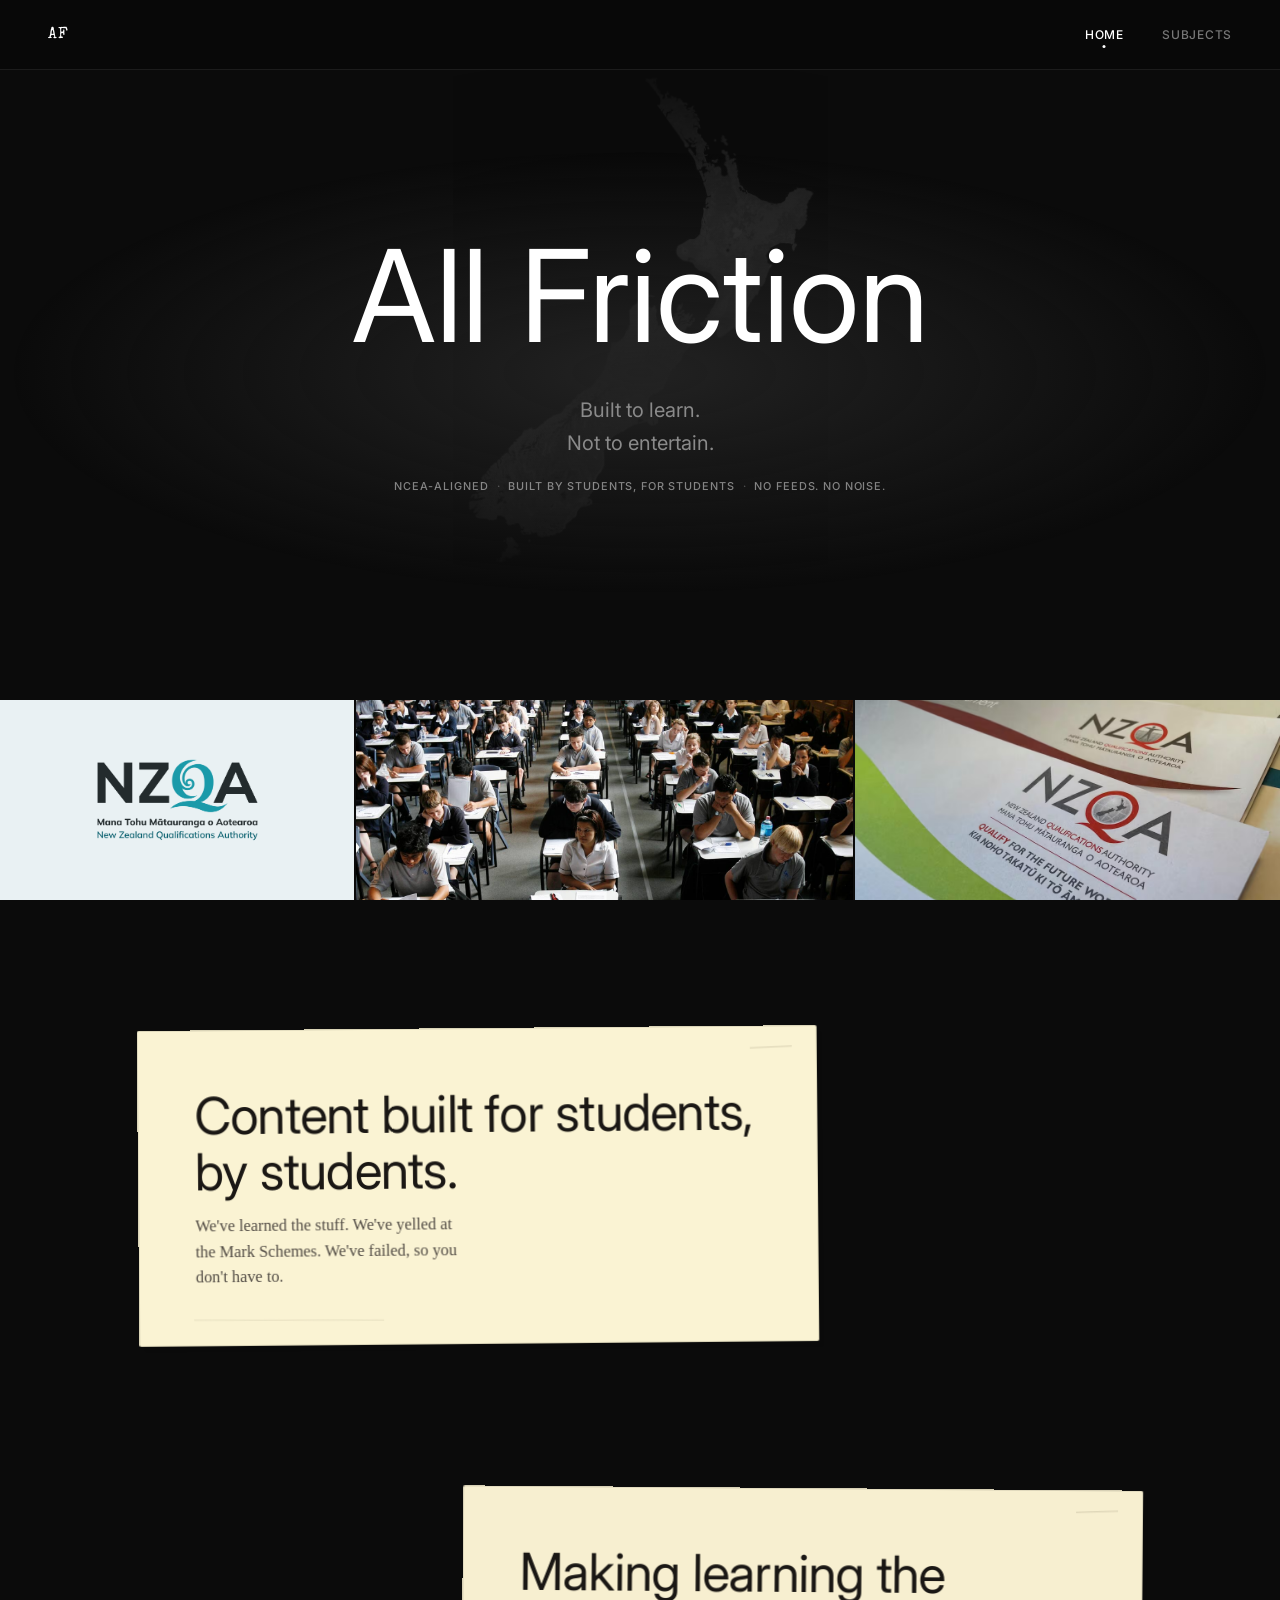
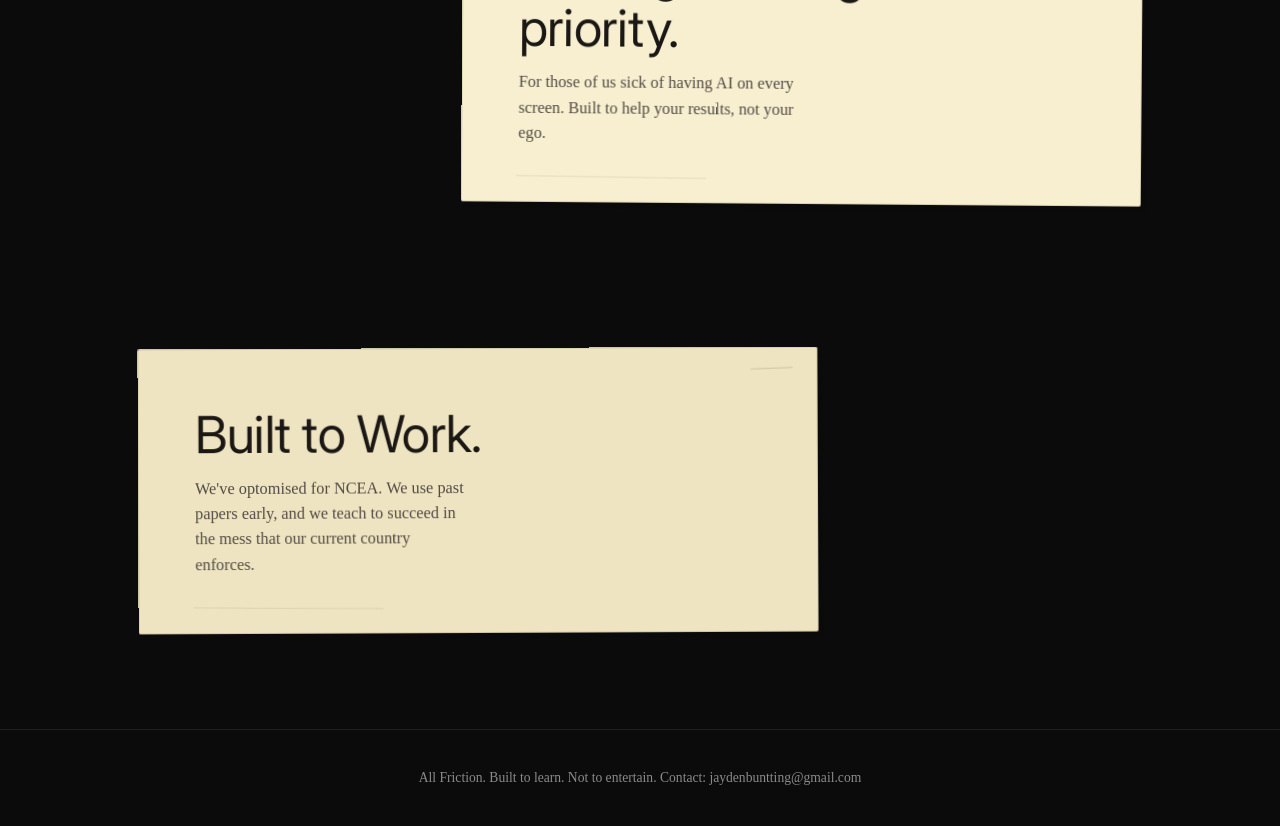
<file: index.html>
<!DOCTYPE html>
<html lang="en">
<head>
<meta charset="UTF-8">
<meta name="viewport" content="width=device-width, initial-scale=1">
<title>Home | All Friction</title>
<link rel="preconnect" href="https://fonts.googleapis.com">
<link rel="preconnect" href="https://fonts.gstatic.com" crossorigin>
<link href="https://fonts.googleapis.com/css2?family=Special+Elite&family=Inter:wght@400;500&display=swap" rel="stylesheet">
<link rel="stylesheet" href="style.css">
</head>
<body class="map">
    <nav class="nav" aria-label="Main">
        <a class="brand" href="index.html">AF</a>
        <ul>
            <li>
                <a href="index.html" aria-current="page">
                    Home
                </a>
            </li>
            <li>
                <a href="subjects.html">
                    Subjects
                </a>
            </li>
        </ul>
    </nav>
    <main>
        <section class="hero">
            <h1 class="title">All Friction</h1>

            <div class="hero-lines" aria-label="Built to learn. Not to entertain.">
                <span class="hero-line hero-line-1">Built to learn.</span>
                <span class="hero-line hero-line-2">Not to entertain.</span>

            </div>

            <ul class="facts">
                <li>NCEA-aligned</li>
                <li>Built by students, for students</li>
                <li>No feeds. No noise.</li>
            </ul>
        </section>

        <section class="photo-divider" aria-label="All Friction">
        <div class="photo photo-1">
            <img src="Exam.jpg" alt="">
        </div>

        <div class="photo photo-2">
            <img src="Exam2.jpg" alt="">
        </div>

        <div class="photo photo-3">
            <img src="Exam3.jpg" alt="">
        </div>
    </section>
        <section class="wrap stack" aria-label="What we stand for">
        <article class="card pop" style="--i:0">
            <h2>Content built for students, by students.</h2><p>We've learned the stuff. We've yelled at the Mark Schemes. We've failed, so you don't have to.</p>
        </article>

        <article class="card pop" style="--i:0">
            <h2>Making learning the priority.</h2><p>For those of us sick of having AI on every screen. Built to help your results, not your ego.</p>
        </article>

        <article class="card pop" style="--i:0">
            <h2>Built to Work.</h2><p>We've optomised for NCEA. We use past papers early, and we teach to succeed in the mess that our current country enforces.</p></article>
        </section>
        
    </main>
<footer>All Friction. Built to learn. Not to entertain.    Contact: jaydenbuntting@gmail.com</footer>
<script src="script.js"></script>
</body>
</html>
</file>
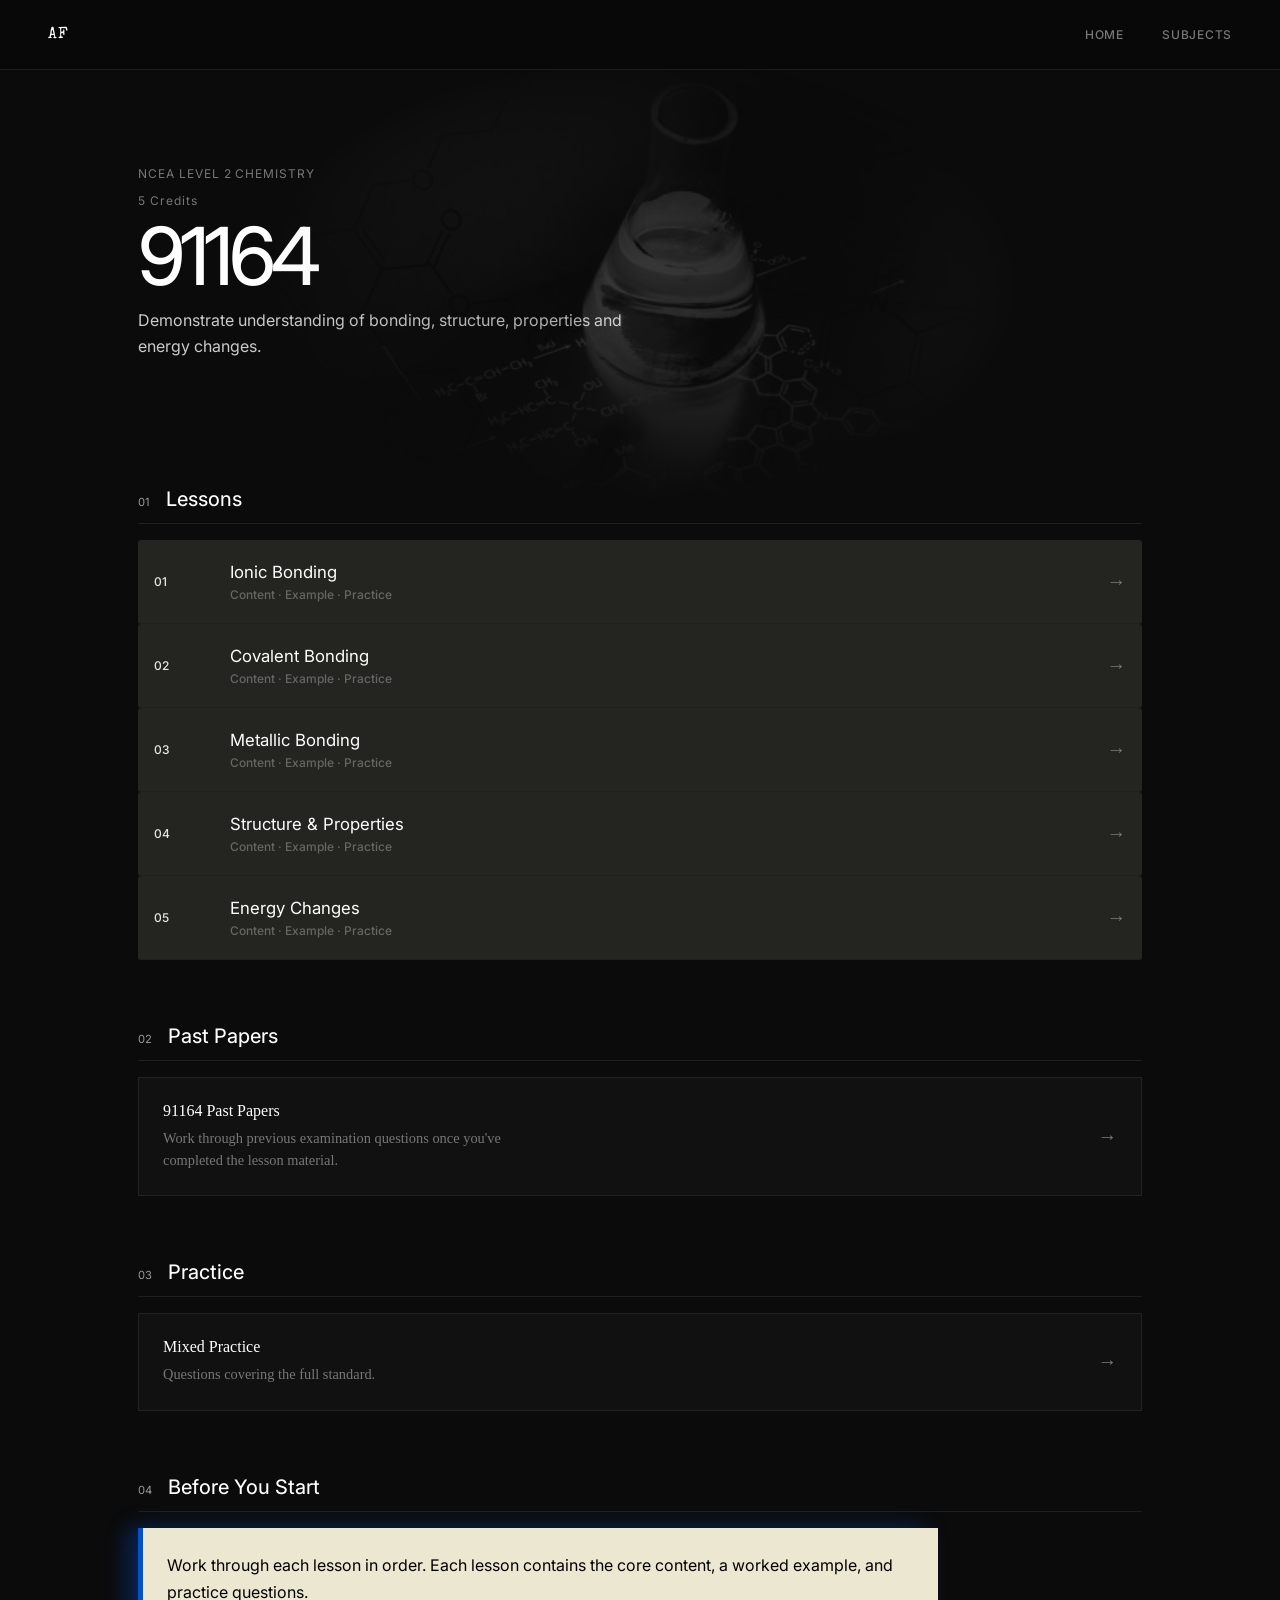
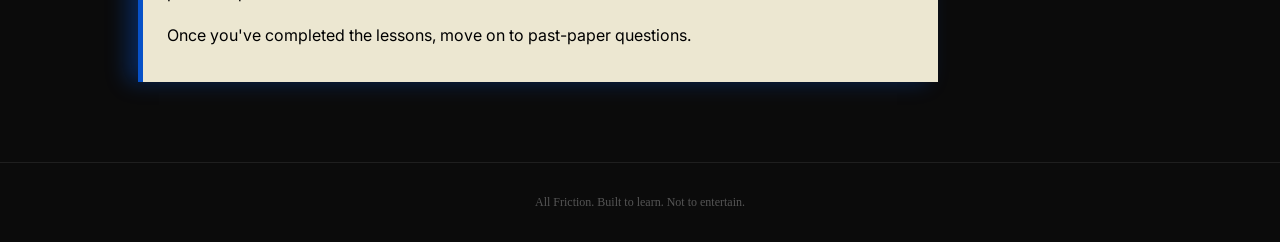
<file: 91164.1.html>
<!DOCTYPE html>
<html lang="en">

<head>
    <meta charset="UTF-8">
    <meta name="viewport" content="width=device-width, initial-scale=1">

    <title>91164 | All Friction</title>

    <link rel="preconnect" href="https://fonts.googleapis.com">
    <link rel="preconnect" href="https://fonts.gstatic.com" crossorigin>

    <link
        href="https://fonts.googleapis.com/css2?family=Special+Elite&family=Inter:wght@400;500&display=swap"
        rel="stylesheet"
    >

    <link rel="stylesheet" href="style.css">
</head>


<body class="lesson-page">

    <!-- =====================================================
         TOP NAVIGATION
    ====================================================== -->

    <nav class="nav" aria-label="Main">

        <a class="brand" href="index.html">
            AF
        </a>

        <ul>
            <li>
                <a href="index.html">
                    Home
                </a>
            </li>

            <li>
                <a href="subjects.html">
                    Subjects
                </a>
            </li>
        </ul>

    </nav>


    <!-- =====================================================
         91164 APPLICATION
    ====================================================== -->

    <main class="standard-app">


        <!-- =================================================
             OVERVIEW PAGE
        ================================================== -->

        <section
            class="standard-overview active"
            id="standardOverview"
        >

            <header class="standard-header">

                <div>
                    <span class="standard-code">
                        NCEA LEVEL 2 CHEMISTRY
                    </span>
                    <span class="standard-code">5 Credits</span>

                    <h1>
                        91164
                    </h1>

                    <p>
                        Demonstrate understanding of bonding, structure, properties and energy changes.
                    </p>
                </div>

            </header>


            <!-- ---------------------------------------------
                 CONTENT
            ---------------------------------------------- -->

            <section class="overview-section">

                <div class="overview-section-heading">
                    <span class = "numbering">01</span>
                    <h2>Lessons</h2>
                </div>


                <div class="lesson-list">


                    <!-- Lesson 1 -->

                    <button
                        class="lesson-card"
                        data-lesson="0"
                    >

                        <span class="lesson-card-number">
                            01
                        </span>

                        <span class="lesson-card-content">

                            <strong>
                                Ionic Bonding
                            </strong>

                            <small>
                                Content · Example · Practice
                            </small>

                        </span>

                        <span class="lesson-card-arrow">
                            →
                        </span>

                    </button>


                    <!-- Lesson 2 -->

                    <button
                        class="lesson-card"
                        data-lesson="1"
                    >

                        <span class="lesson-card-number">
                            02
                        </span>

                        <span class="lesson-card-content">

                            <strong>
                                Covalent Bonding
                            </strong>

                            <small>
                                Content · Example · Practice
                            </small>

                        </span>

                        <span class="lesson-card-arrow">
                            →
                        </span>

                    </button>


                    <!-- Lesson 3 -->

                    <button
                        class="lesson-card"
                        data-lesson="2"
                    >

                        <span class="lesson-card-number">
                            03
                        </span>

                        <span class="lesson-card-content">

                            <strong>
                                Metallic Bonding
                            </strong>

                            <small>
                                Content · Example · Practice
                            </small>

                        </span>

                        <span class="lesson-card-arrow">
                            →
                        </span>

                    </button>


                    <!-- Lesson 4 -->

                    <button
                        class="lesson-card"
                        data-lesson="3"
                    >

                        <span class="lesson-card-number">
                            04
                        </span>

                        <span class="lesson-card-content">

                            <strong>
                                Structure &amp; Properties
                            </strong>

                            <small>
                                Content · Example · Practice
                            </small>

                        </span>

                        <span class="lesson-card-arrow">
                            →
                        </span>

                    </button>


                    <!-- Lesson 5 -->

                    <button
                        class="lesson-card"
                        data-lesson="4"
                    >

                        <span class="lesson-card-number">
                            05
                        </span>

                        <span class="lesson-card-content">

                            <strong>
                                Energy Changes
                            </strong>

                            <small>
                                Content · Example · Practice
                            </small>

                        </span>

                        <span class="lesson-card-arrow">
                            →
                        </span>

                    </button>


                </div>

            </section>


            <!-- ---------------------------------------------
                 PAST PAPERS
            ---------------------------------------------- -->

            <section class="overview-section">

                <div class="overview-section-heading">
                    <span>02</span>
                    <h2>Past Papers</h2>
                </div>

                <div class="resource-card">

                    <div>
                        <strong>
                            91164 Past Papers
                        </strong>

                        <p>
                            Work through previous examination
                            questions once you've completed the
                            lesson material.
                        </p>
                    </div>

                    <span>
                        →
                    </span>

                </div>

            </section>


            <!-- ---------------------------------------------
                 PRACTICE
            ---------------------------------------------- -->

            <section class="overview-section">

                <div class="overview-section-heading">
                    <span>03</span>
                    <h2>Practice</h2>
                </div>

                <div class="resource-card">

                    <div>
                        <strong>
                            Mixed Practice
                        </strong>

                        <p>
                            Questions covering the full standard.
                        </p>
                    </div>

                    <span>
                        →
                    </span>

                </div>

            </section>


            <!-- ---------------------------------------------
                 STANDARD NOTES
            ---------------------------------------------- -->

            <section class="overview-section">

                <div class="overview-section-heading">
                    <span>04</span>
                    <h2>Before You Start</h2>
                </div>

                <div class="overview-note">

                    <p>
                        Work through each lesson in order.
                        Each lesson contains the core content,
                        a worked example, and practice questions.
                    </p>

                    <p>
                        Once you've completed the lessons,
                        move on to past-paper questions.
                    </p>

                </div>

            </section>

        </section>



        <!-- =================================================
             LESSON MODE
        ================================================== -->

        <section
            class="lesson-mode"
            id="lessonMode"
            aria-hidden="true"
        >


            <!-- =============================================
                 LESSON TOP BAR
            ============================================== -->

            <header class="lesson-topbar">

                <div class="lesson-location">

                    <button
                        class="back-to-standard"
                        id="backToStandard"
                    >
                        ← 91164
                    </button>

                    <span class="location-divider">
                        /
                    </span>

                    <span id="lessonTitle">
                        Ionic Bonding
                    </span>

                </div>


                <div class="lesson-position">

                    <span id="lessonNumber">
                        01
                    </span>

                    <span>
                        /
                    </span>

                    <span id="lessonTotal">
                        03
                    </span>

                </div>

            </header>



            <!-- =============================================
                 LESSON CONTENT
            ============================================== -->

            <div class="lesson-viewport">

                <!-- -----------------------------------------
                     LESSON 1
                ------------------------------------------ -->

                <div
                    class="lesson-instance active"
                    data-lesson="0"
                >


                    <!-- CONTENT -->

                    <article
                        class="lesson-slide active"
                        data-part="0"
                    >

                        <div class="part-heading">

                            <span>
                                CONTENT
                            </span>

                            <h2>
                                Ionic Bonding
                            </h2>

                        </div>


                        <div class="paper">

                            <span class="paper-label">
                                91164 / LESSON 01
                            </span>

                            <h3>
                                Content goes here
                            </h3>

                            <p>
                                This is where the teaching content
                                for ionic bonding will go.
                            </p>

                            <p>
                                We can build this section around
                                explanations, diagrams, definitions,
                                key ideas and exam-specific knowledge.
                            </p>


                            <div class="content-placeholder">
                                <span>
                                    DIAGRAM / NOTES AREA
                                </span>
                            </div>

                        </div>

                    </article>


                    <!-- EXAMPLE -->

                    <article
                        class="lesson-slide"
                        data-part="1"
                    >

                        <div class="part-heading">

                            <span>
                                EXAMPLE WALK-THROUGH
                            </span>

                            <h2>
                                Let's see it in action
                            </h2>

                        </div>


                        <div class="paper">

                            <span class="paper-label">
                                WORKED EXAMPLE
                            </span>

                            <h3>
                                Example question
                            </h3>

                            <div class="question-placeholder">
                                QUESTION GOES HERE
                            </div>

                            <h3>
                                Walk-through
                            </h3>

                            <p>
                                The question will be broken down
                                step-by-step here, showing exactly
                                how to approach the problem.
                            </p>

                            <div class="answer-placeholder">
                                ANSWER / WORKING
                            </div>

                        </div>

                    </article>


                    <!-- PRACTICE -->

                    <article
                        class="lesson-slide"
                        data-part="2"
                    >

                        <div class="part-heading">

                            <span>
                                PRACTICE
                            </span>

                            <h2>
                                Your turn
                            </h2>

                        </div>


                        <div class="paper">

                            <span class="paper-label">
                                PRACTICE QUESTION
                            </span>

                            <h3>
                                Question
                            </h3>

                            <div class="question-placeholder">
                                PRACTICE QUESTION GOES HERE
                            </div>

                            <p>
                                Work through the question yourself
                                before checking the answer.
                            </p>

                            <div class="answer-placeholder">
                                ANSWER AREA
                            </div>

                        </div>

                    </article>

                </div>



                <!-- -----------------------------------------
                     LESSON 2
                ------------------------------------------ -->

                <div
                    class="lesson-instance"
                    data-lesson="1"
                >

                    <article
                        class="lesson-slide active"
                        data-part="0"
                    >

                        <div class="part-heading">
                            <span>CONTENT</span>
                            <h2>Covalent Bonding</h2>
                        </div>

                        <div class="paper">

                            <span class="paper-label">
                                91164 / LESSON 02
                            </span>

                            <h3>
                                Content goes here
                            </h3>

                            <p>
                                The core content for covalent bonding
                                will go here.
                            </p>

                            <div class="content-placeholder">
                                <span>
                                    DIAGRAM / NOTES AREA
                                </span>
                            </div>

                        </div>

                    </article>


                    <article
                        class="lesson-slide"
                        data-part="1"
                    >

                        <div class="part-heading">
                            <span>EXAMPLE WALK-THROUGH</span>
                            <h2>Worked example</h2>
                        </div>

                        <div class="paper">

                            <span class="paper-label">
                                WORKED EXAMPLE
                            </span>

                            <h3>
                                Example question
                            </h3>

                            <div class="question-placeholder">
                                QUESTION GOES HERE
                            </div>

                            <h3>
                                Walk-through
                            </h3>

                            <p>
                                Step-by-step explanation goes here.
                            </p>

                            <div class="answer-placeholder">
                                ANSWER / WORKING
                            </div>

                        </div>

                    </article>


                    <article
                        class="lesson-slide"
                        data-part="2"
                    >

                        <div class="part-heading">
                            <span>PRACTICE</span>
                            <h2>Your turn</h2>
                        </div>

                        <div class="paper">

                            <span class="paper-label">
                                PRACTICE QUESTION
                            </span>

                            <h3>
                                Question
                            </h3>

                            <div class="question-placeholder">
                                PRACTICE QUESTION GOES HERE
                            </div>

                            <div class="answer-placeholder">
                                ANSWER AREA
                            </div>

                        </div>

                    </article>

                </div>



                <!-- -----------------------------------------
                     LESSON 3
                ------------------------------------------ -->

                <div
                    class="lesson-instance"
                    data-lesson="2"
                >

                    <article
                        class="lesson-slide active"
                        data-part="0"
                    >

                        <div class="part-heading">
                            <span>CONTENT</span>
                            <h2>Metallic Bonding</h2>
                        </div>

                        <div class="paper">

                            <span class="paper-label">
                                91164 / LESSON 03
                            </span>

                            <h3>
                                Content goes here
                            </h3>

                            <p>
                                The core content for metallic bonding
                                will go here.
                            </p>

                            <div class="content-placeholder">
                                <span>
                                    DIAGRAM / NOTES AREA
                                </span>
                            </div>

                        </div>

                    </article>


                    <article
                        class="lesson-slide"
                        data-part="1"
                    >

                        <div class="part-heading">
                            <span>EXAMPLE WALK-THROUGH</span>
                            <h2>Worked example</h2>
                        </div>

                        <div class="paper">

                            <span class="paper-label">
                                WORKED EXAMPLE
                            </span>

                            <div class="question-placeholder">
                                QUESTION GOES HERE
                            </div>

                            <div class="answer-placeholder">
                                ANSWER / WORKING
                            </div>

                        </div>

                    </article>


                    <article
                        class="lesson-slide"
                        data-part="2"
                    >

                        <div class="part-heading">
                            <span>PRACTICE</span>
                            <h2>Your turn</h2>
                        </div>

                        <div class="paper">

                            <span class="paper-label">
                                PRACTICE QUESTION
                            </span>

                            <div class="question-placeholder">
                                PRACTICE QUESTION GOES HERE
                            </div>

                            <div class="answer-placeholder">
                                ANSWER AREA
                            </div>

                        </div>

                    </article>

                </div>



                <!-- -----------------------------------------
                     LESSON 4
                ------------------------------------------ -->

                <div
                    class="lesson-instance"
                    data-lesson="3"
                >

                    <article class="lesson-slide active" data-part="0">

                        <div class="part-heading">
                            <span>CONTENT</span>
                            <h2>Structure &amp; Properties</h2>
                        </div>

                        <div class="paper">

                            <span class="paper-label">
                                91164 / LESSON 04
                            </span>

                            <h3>
                                Content goes here
                            </h3>

                            <p>
                                Structure and properties content.
                            </p>

                            <div class="content-placeholder">
                                <span>
                                    DIAGRAM / NOTES AREA
                                </span>
                            </div>

                        </div>

                    </article>


                    <article class="lesson-slide" data-part="1">

                        <div class="part-heading">
                            <span>EXAMPLE WALK-THROUGH</span>
                            <h2>Worked example</h2>
                        </div>

                        <div class="paper">

                            <span class="paper-label">
                                WORKED EXAMPLE
                            </span>

                            <div class="question-placeholder">
                                QUESTION GOES HERE
                            </div>

                            <div class="answer-placeholder">
                                ANSWER / WORKING
                            </div>

                        </div>

                    </article>


                    <article class="lesson-slide" data-part="2">

                        <div class="part-heading">
                            <span>PRACTICE</span>
                            <h2>Your turn</h2>
                        </div>

                        <div class="paper">

                            <span class="paper-label">
                                PRACTICE QUESTION
                            </span>

                            <div class="question-placeholder">
                                PRACTICE QUESTION GOES HERE
                            </div>

                            <div class="answer-placeholder">
                                ANSWER AREA
                            </div>

                        </div>

                    </article>

                </div>



                <!-- -----------------------------------------
                     LESSON 5
                ------------------------------------------ -->

                <div
                    class="lesson-instance"
                    data-lesson="4"
                >

                    <article class="lesson-slide active" data-part="0">

                        <div class="part-heading">
                            <span>CONTENT</span>
                            <h2>Energy Changes</h2>
                        </div>

                        <div class="paper">

                            <span class="paper-label">
                                91164 / LESSON 05
                            </span>

                            <h3>
                                Content goes here
                            </h3>

                            <p>
                                Energy changes content.
                            </p>

                            <div class="content-placeholder">
                                <span>
                                    DIAGRAM / NOTES AREA
                                </span>
                            </div>

                        </div>

                    </article>


                    <article class="lesson-slide" data-part="1">

                        <div class="part-heading">
                            <span>EXAMPLE WALK-THROUGH</span>
                            <h2>Worked example</h2>
                        </div>

                        <div class="paper">

                            <span class="paper-label">
                                WORKED EXAMPLE
                            </span>

                            <div class="question-placeholder">
                                QUESTION GOES HERE
                            </div>

                            <div class="answer-placeholder">
                                ANSWER / WORKING
                            </div>

                        </div>

                    </article>


                    <article class="lesson-slide" data-part="2">

                        <div class="part-heading">
                            <span>PRACTICE</span>
                            <h2>Your turn</h2>
                        </div>

                        <div class="paper">

                            <span class="paper-label">
                                PRACTICE QUESTION
                            </span>

                            <div class="question-placeholder">
                                PRACTICE QUESTION GOES HERE
                            </div>

                            <div class="answer-placeholder">
                                ANSWER AREA
                            </div>

                        </div>

                    </article>

                </div>

            </div>



            <!-- =============================================
                 LESSON CONTROLS
            ============================================== -->

            <footer class="lesson-controls">

                <button
                    class="lesson-control previous"
                    id="previousLessonSlide"
                >

                    <span class="control-arrow">
                        ←
                    </span>

                    <span>
                        Previous
                    </span>

                </button>


                <div class="lesson-part-indicator">

                    <span id="currentPart">
                        01
                    </span>

                    <span>
                        /
                    </span>

                    <span id="totalParts">
                        03
                    </span>

                </div>


                <button
                    class="lesson-control next"
                    id="nextLessonSlide"
                >

                    <span>
                        Next
                    </span>

                    <span class="control-arrow">
                        →
                    </span>

                </button>

            </footer>

        </section>

    </main>



    <footer class="site-footer">
        All Friction. Built to learn. Not to entertain.
    </footer>


    <script src="script.js"></script>

</body>
</html>
</file>
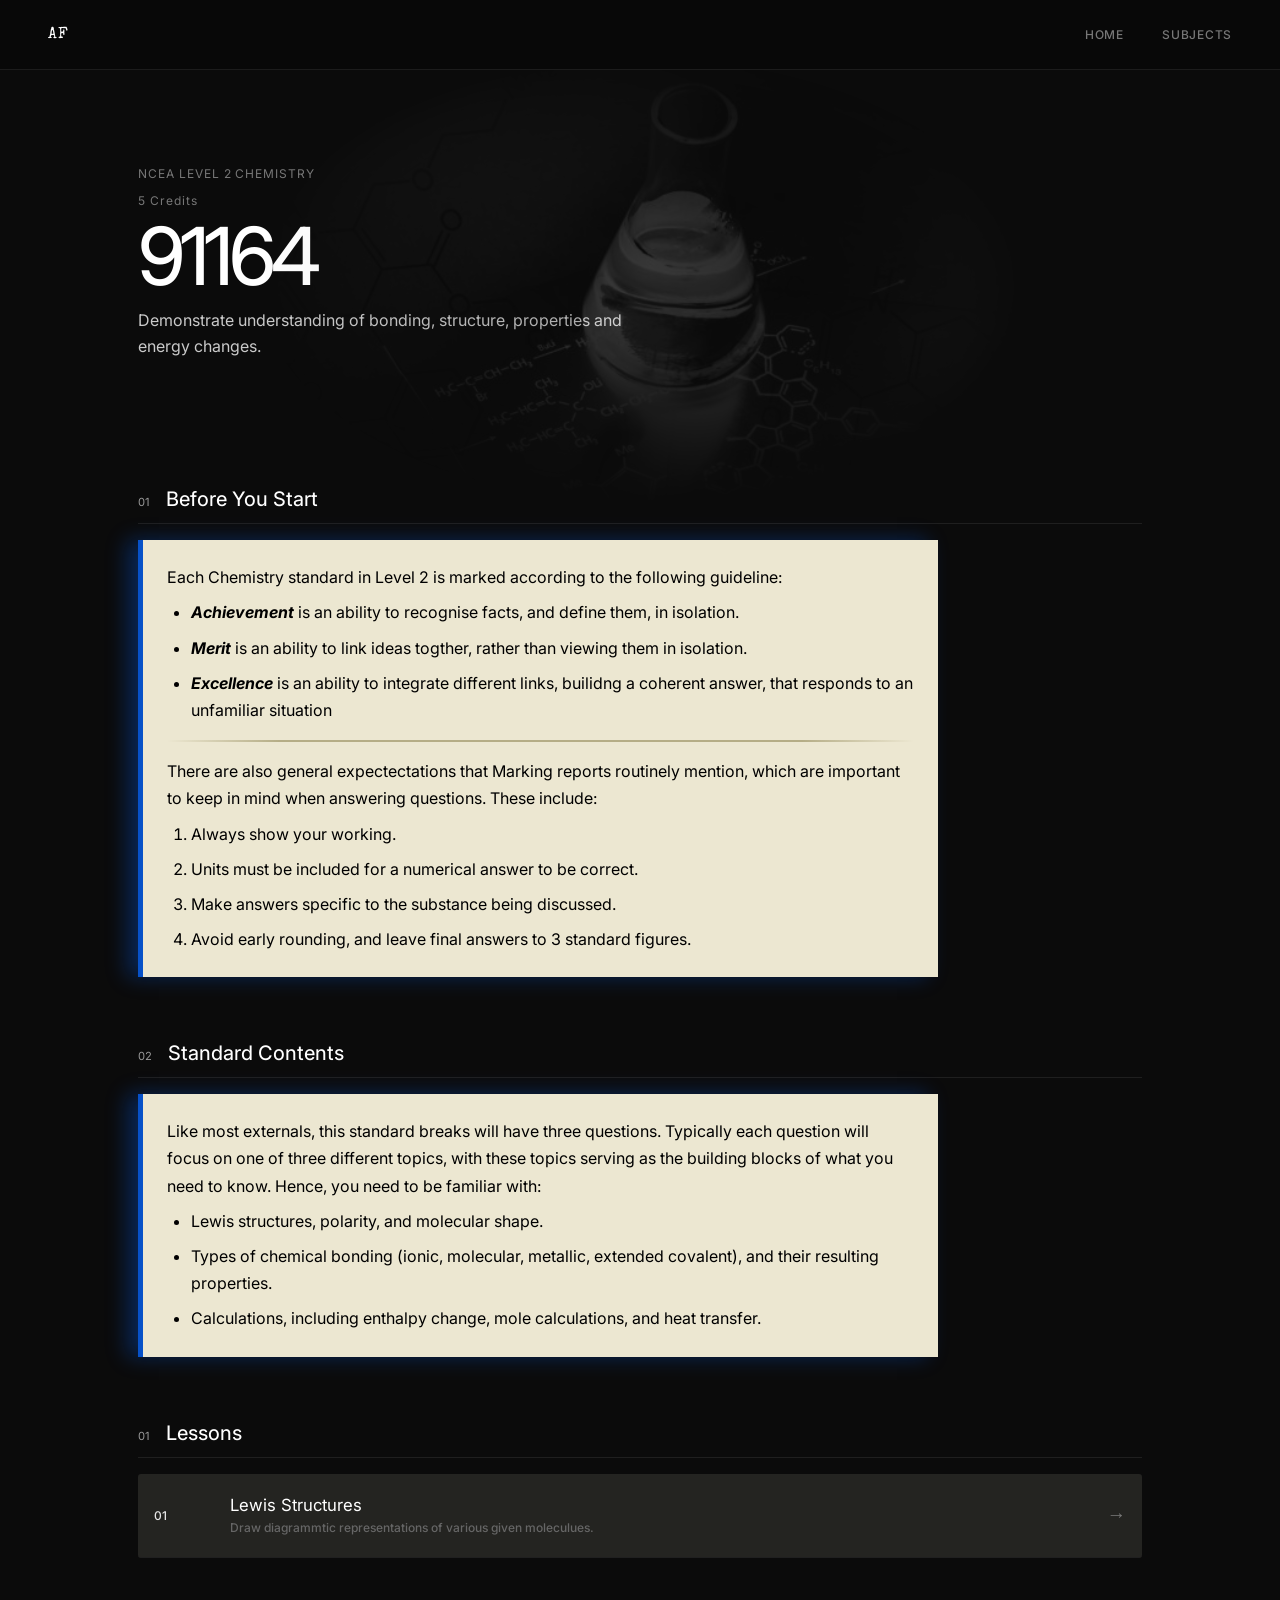
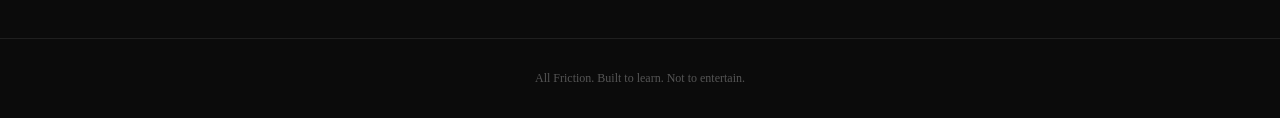
<file: 91164.html>
<!DOCTYPE html>
<html lang="en">

<head>
    <meta charset="UTF-8">
    <meta name="viewport" content="width=device-width, initial-scale=1">

    <title>91164 | All Friction</title>

    <link rel="preconnect" href="https://fonts.googleapis.com">
    <link rel="preconnect" href="https://fonts.gstatic.com" crossorigin>

    <link
        href="https://fonts.googleapis.com/css2?family=Special+Elite&family=Inter:wght@400;500&display=swap"
        rel="stylesheet"
    >

    <link rel="stylesheet" href="style.css">
</head>


<body class="lesson-page" >

    <!-- =====================================================
         TOP NAVIGATION
    ====================================================== -->

    <nav class="nav" aria-label="Main">

        <a class="brand" href="index.html">
            AF
        </a>

        <ul>
            <li>
                <a href="index.html">
                    Home
                </a>
            </li>

            <li>
                <a href="subjects.html">
                    Subjects
                </a>
            </li>
        </ul>

    </nav>


    <!-- =====================================================
         91164 APPLICATION
    ====================================================== -->

    <main class="standard-app">


        <!-- =================================================
             OVERVIEW PAGE
        ================================================== -->

        <section
            class="standard-overview active"
            id="standardOverview"
        >

            <header class="standard-header">

                <div>
                    <span class="standard-code">
                        NCEA LEVEL 2 CHEMISTRY
                    </span>
                    <span class="standard-code">5 Credits</span>

                    <h1>
                        91164
                    </h1>

                    <p>
                        Demonstrate understanding of bonding, structure, properties and energy changes.
                    </p>
                </div>

            </header>


            <!-- ---------------------------------------------
                 Before You Start Section
            ---------------------------------------------- -->

            <section class="overview-section">

                <div class="overview-section-heading">
                    <span>01</span>
                    <h2>Before You Start</h2>
                </div>

                <div class="overview-note">

                    <p>
                        Each Chemistry standard in Level 2 is marked according to the following guideline:
                    </p>
                    <ul>
                        <li><b>Achievement</b> is an ability to recognise facts, and define them, in isolation.</li>
                        <li><b>Merit</b> is an ability to link ideas togther, rather than viewing them in isolation.</li>
                        <li><b>Excellence</b> is an ability to integrate different links, builidng a coherent answer, 
                            that responds to an unfamiliar situation</li>
                    </ul>

                    <hr>

                    <p>
                        There are also general expectectations that Marking reports routinely mention, which are important to keep in mind when answering questions. These include:
                    </p>
                    <ol>
                        <li>Always show your working.</li>
                        <li>Units must be included for a numerical answer to be correct.</li>
                        <li>Make answers specific to the substance being discussed.</li>
                        <li>Avoid early rounding, and leave final answers to 3 standard figures.</li>
                    </ol>

                </div>

            </section>

            <!-- This is the next section -> Overview of the entire course. -->
            <section class="overview-section">

                <div class="overview-section-heading">
                    <span>02</span>
                    <h2>Standard Contents</h2>
                </div>

                <div class="overview-note">

                    <p>
                        Like most externals, this standard breaks will have three questions. Typically each question will focus
                        on one of three different topics, with these topics serving as the building blocks of what you need to know.
                        Hence, you need to be familiar with:
                    </p>
                    <ul>
                        <li>Lewis structures, polarity, and molecular shape.</li>
                        <li>Types of chemical bonding (ionic, molecular, metallic, extended covalent), and their resulting properties.</li>
                        <li>Calculations, including enthalpy change, mole calculations, and heat transfer.</li>
                    </ul>


                </div>

            </section>




            <!-- ---------------------------------------------
                 CONTENT
            ---------------------------------------------- -->

            <section class="overview-section">

                <div class="overview-section-heading">
                    <span class = "numbering">01</span>
                    <h2>Lessons</h2>
                </div>


                <div class="lesson-list">


                    <!-- Lesson 1 -->

                    <button
                        class="lesson-card"
                        data-lesson="0"
                    >

                        <span class="lesson-card-number">
                            01
                        </span>

                        <span class="lesson-card-content">

                            <strong>
                                Lewis Structures
                            </strong>

                            <small>
                                Draw diagrammtic representations of various given moleculues.
                            </small>

                        </span>

                        <span class="lesson-card-arrow">
                            →
                        </span>

                    </button>



                </div>

            </section>


        </section>


        



        <!-- =================================================
             LESSON MODE
        ================================================== -->

        <section
            class="lesson-mode"
            id="lessonMode"
            aria-hidden="true"
        >


            <!-- =============================================
                 LESSON TOP BAR
            ============================================== -->

            <header class="lesson-topbar">

                <div class="lesson-location">

                    <button
                        class="back-to-standard"
                        id="backToStandard"
                    >
                        ← 91164
                    </button>

                    <span class="location-divider">
                        /
                    </span>

                    <span id="lessonTitle">
                        Lewis Structures
                    </span>

                </div>


                <div class="lesson-position">

                    <span id="lessonNumber">
                        01
                    </span>

                    <span>
                        /
                    </span>

                    <span id="lessonTotal">
                        03
                    </span>

                </div>

            </header>



            <!-- =============================================
                 LESSON CONTENT
            ============================================== -->

            <div class="lesson-viewport">

                <!-- -----------------------------------------
                     LEWIS STRUCTURES
                ------------------------------------------ -->

                <div
                    class="lesson-instance active"
                    data-lesson="0"
                >


                    <!-- CONTENT -->

                    <article
                        class="lesson-slide active"
                        data-part="0"
                    >

                        <div class="part-heading">


                            <h2>
                                LEWIS STRUCTURES
                            </h2>

                        </div>




                        <div class="paper">

                            <span class="paper-label">
                                91164 / Lewis Structures / Lesson 01
                            </span>


                            <p>
                                Lewis structures are diagrams that show the bonds between atoms in a molecule,
                                and any valence electrons that are not bonding. They are used to show the electrons
                                surrounding the atoms of a molecule.
                            </p>
                            <p>
                                In NCEA you will typically be given a few molecules given with a formula, e.g. BCl3,
                                and you will be asked to draw the lewis structure. In order to do this, you need to keep
                                a few things in mind.
                            </p>
                            <p>
                                Firstly, <b>Lewis structures</b> only deal with valence electrons. These are the electrons in
                                the outermost shell of an atom. This is because they have the greatest tendancy to react,
                                as al inner shells are full and stable. The outer electrons are the only ones that will be
                                involved in bonding.
                            </p>

                            <p>
                                Secondly, most the atoms in a molecule will want to have an <b>octet</b> for their outer shell.
                                This means that they want eight electrons in their outer shell. There are (as always!!) exceptions,
                                the most common one you should be aware of is Hydrogen, which only wants two electrons in its outer shell.
                            </p>

                            


                            <div class="lesson-figure">

                                <div class="lesson-figure-text">
                                    <span class="lesson-figure-label">FIG. 01</span>
                                    <h4>Common Lewis structures</h4>
                                        <p>
                                            To the left are the Lewis structures that, by the end of this, you should
                                            be able to draw. The white is the molecular formula for each lewis structure.
                                            To make it easy to understand, <blue>blue</blue> is the atoms in the molecule, <orange>orange</orange> is
                                            the bonds between the atoms, and <green>green</green> is the valence electrons that are not bonding.
                                        </p>
                                </div>

                        <div class="lesson-figure-image">
                            <img src="Lewis_example.jpg" alt="Lewis structures for water, nitrogen gas, and formaldehyde">
                        </div>

</div>

                        </div>

                    </article>


                    <!-- EXAMPLE -->

                    <article
                        class="lesson-slide"
                        data-part="1"
                    >

                        <div class="part-heading">



                            <h2>
                                Valence Electrons
                            </h2>

                        </div>


                        <div class="paper">


                            <h3>
                                Periodic Table
                            </h3>

                            <p>
                                As stated earlier, the valence electon number is the number of
                                electrons in the outermost shell, and these are the only ones Lewis
                                structures are concerned with. In order to find them, we will use
                                the periodic table, which is conveniently arranged based on electron configuration.
                            </p>

                            <div class="lesson-figure-large">

                                <div class="lesson-figure-large-text">
                                    <span class="lesson-figure-large-label">FIG. 01</span>
                                    <h4>Periodic Table basics</h4>
                                        <p>
                                            The periodic table is divided into vertical columns called groups, 
                                            and horizontal rows called periods. For example, H, Li, and Na are all in the same column,
                                            and thus are in the same group.
                                        </p>
                                </div>

                                    <div class="lesson-figure-large-image">
                                        <img src="periodic.jpg" alt="Lewis structures for water, nitrogen gas, and formaldehyde">
                                    </div>

                            </div>

                            <p>
                                The group number is the number of valence electrons that the element contains. However, for groups
                                13-18, the group number is the number of valence electrons minus 10 (because we don't include
                                the transition metals section of the periodic table in increasng valence number). Hence, group 1
                                elements have 1 valence electron, group 2 have 2 valence electrons, group 13 have 3 valence electrons and so on...
                                Some examples of finding the valence number include:
                            </p>
                            <ul>
                                <li>Magnesium. Located in the 2nd group, so it has 2 valence electrons.</li>
                                <li>Potassium. Located in the 1st group, so it has 1 valence electron.</li>
                                <li>Nitrogen. Located in the 15th group, so we subtract 10, and get 5 valence electrons.</li>
                            </ul>

                            <div class="ve-quiz" id="veQuiz">

    <div class="ve-quiz-header">
        <span class="lesson-figure-label">PRACTICE</span>
        <h4>Find the valence electrons</h4>
        <p>Type the number of valence electrons for each element below, then press Mark.</p>
    </div>

    <div class="ve-quiz-list">

        <div class="ve-quiz-row" data-answer="2">
            <span class="ve-quiz-element">Magnesium (Mg)</span>
            <input type="number" class="ve-quiz-input" inputmode="numeric" min="0" max="8" aria-label="Valence electrons for Magnesium">
            <span class="ve-quiz-result"></span>
        </div>

        <div class="ve-quiz-row" data-answer="1">
            <span class="ve-quiz-element">Potassium (K)</span>
            <input type="number" class="ve-quiz-input" inputmode="numeric" min="0" max="8" aria-label="Valence electrons for Potassium">
            <span class="ve-quiz-result"></span>
        </div>

        <div class="ve-quiz-row" data-answer="5">
            <span class="ve-quiz-element">Nitrogen (N)</span>
            <input type="number" class="ve-quiz-input" inputmode="numeric" min="0" max="8" aria-label="Valence electrons for Nitrogen">
            <span class="ve-quiz-result"></span>
        </div>

        <div class="ve-quiz-row" data-answer="4">
            <span class="ve-quiz-element">Carbon (C)</span>
            <input type="number" class="ve-quiz-input" inputmode="numeric" min="0" max="8" aria-label="Valence electrons for Carbon">
            <span class="ve-quiz-result"></span>
        </div>

        <div class="ve-quiz-row" data-answer="7">
            <span class="ve-quiz-element">Chlorine (Cl)</span>
            <input type="number" class="ve-quiz-input" inputmode="numeric" min="0" max="8" aria-label="Valence electrons for Chlorine">
            <span class="ve-quiz-result"></span>
        </div>

        <div class="ve-quiz-row" data-answer="3">
            <span class="ve-quiz-element">Aluminium (Al)</span>
            <input type="number" class="ve-quiz-input" inputmode="numeric" min="0" max="8" aria-label="Valence electrons for Aluminium">
            <span class="ve-quiz-result"></span>
        </div>

    </div>

    <div class="ve-quiz-actions">
        <button type="button" class="ve-quiz-mark" id="veQuizMark">Mark</button>
        <button type="button" class="ve-quiz-reset" id="veQuizReset">Reset</button>
        <span class="ve-quiz-score" id="veQuizScore" aria-live="polite"></span>
    </div>

</div>


                        </div>

                    </article>


                    <!-- PRACTICE -->

                    <article
                        class="lesson-slide"
                        data-part="2"
                    >

                        <div class="part-heading">


                            <h2>
                                METHOD FOR DRAWING LEWIS STRUCTURES
                            </h2>

                        </div>


                        <div class="paper">


                            <h4>
                                Step 1:
                            </h4>

                            <p>
                                Start by summing all the valence electrons that each atom in the molecule has. 
                            </p>

                            <h4>
                                Step 2:
                            </h4>

                            <p>
                                If there is more than two atoms in the molecule, identify the central atom. To do this there are
                                typically two things to keep in mind:
                            </p>
                            <ul>
                                <li>The central atom is the only one that is sigular. E.g. in H<sub>2</sub>O, the Oxygen is
                                the central atom.</li>
                                <li>Or... the central element will be carbon. This is seen in CH<sub>2</sub>O, in which both O and
                                C are singular, but C is the central atom.</li>
                            </ul>

                            <h4>
                                Step 3:
                            </h4>

                            <p>
                                Start by drawing single bonds between the central atom, and all other atoms in the molecule.
                                Since each single bond involves two electrons, for each bond subtract two electrons from your total number
                                from step 1.
                            </p>

                            <h4>
                                Step 4:
                            </h4>

                            <p>
                                Then, add lone pairs of electrons (so each will be two electrons) around each of the atoms
                                until all the atoms have a full octet. Subtract two electrons from the electron amount, and if this results
                                in 0, your lewis structure is done! If the value is less than 0, go to step 5.
                            </p>

                            <h4>
                                Step 5:
                            </h4>

                            <p>
                                Add new double and triple bonds between the atoms of the molecule such that your remaining electrons are 0.
                                That will be your lewis structure.
                            </p>



                            <div class="method">

                                <div class="method-text">
                                    <span class="method-label">FIG. 01</span>
                                    <h4>Periodic Table (For Reference)</h4>

                                </div>

                                    <div class="method-image">
                                        <img src="periodic.jpg" alt="Lewis structures for water, nitrogen gas, and formaldehyde">
                                    </div>

                            </div>

                            <div class="lesson-figure-large">

                                <div class="lesson-figure-large-text">
                                    <span class="lesson-figure-large-label">FIG. 02</span>
                                    <h4>Example with CH<sub>2</sub>O</h4>
                                        <p>
                                            There are a few things to note with this example:
                                        </p>
                                        <ul>
                                            <li>Firstly, V.E. and T.V.E are used as valence electrons and total valence electrons respectively.</li>
                                            <li>Also note, that hydrogen was an exception to the octet rule, needing only two electrons in its outermost shell.</li>
                                            </li>
                                            <li>
                                                Carbon here functions as the central atom, and be aware that the double bond will often form with oxygen as oxygen
                                                tends to attract electrons alot. Here it makes sense the double bond must be between C and O since H cannot form a double bond
                                                (as then it would have a valence of 4).
                                            </li>
                                        </ul>
                                </div>

                                    <div class="lesson-figure-large-image">
                                        <img src="Lewis_method.jpg" alt="Lewis structures for water, nitrogen gas, and formaldehyde">
                                    </div>

                            </div>

                        </div>

                    </article>
<article
    class="lesson-slide"
    data-part="3"
>

    <div class="part-heading">
        <span>
            PRACTICE
        </span>

        <h2>
            Draw it yourself
        </h2>
    </div>


    <div class="paper">


        <p>
            Now try it yourself. Use the pen tools below to sketch out
            a full Lewis structure — atoms, bonds, and lone pairs —
            just like you would on paper.
        </p>

        <div class="lewis-draw" data-answer-image="co2-answer.jpg">

            <div class="lewis-draw-header">
                <span class="lesson-figure-label">DRAW IT</span>
                <h4>Draw the Lewis structure for <i>HCl</i></h4>
            </div>

            <div class="lewis-draw-toolbar">

                <div class="lewis-draw-group">
                    <button type="button" class="lewis-color active" data-color="#1a1714" title="Black — general"></button>
                    <button type="button" class="lewis-color" data-color="#0751c8" title="Blue — atoms"></button>
                    <button type="button" class="lewis-color" data-color="#c8380c" title="Orange — bonds"></button>
                    <button type="button" class="lewis-color" data-color="#1c8a3c" title="Green — lone pairs"></button>
                </div>

                <div class="lewis-draw-group">
                    <button type="button" class="lewis-size active" data-size="2.5">Thin</button>
                    <button type="button" class="lewis-size" data-size="5">Thick</button>
                </div>

                <div class="lewis-draw-group lewis-draw-actions">
                    <button type="button" class="lewis-undo">Undo</button>
                    <button type="button" class="lewis-clear">Clear</button>
                </div>

            </div>

            <div class="lewis-draw-canvas-wrap">
                <canvas class="lewis-draw-canvas"></canvas>
                <img class="lewis-draw-answer" src="HCl.jpg" alt="Correct Lewis structure for CO2">
            </div>

            <div class="lewis-draw-footer">
                <button type="button" class="lewis-reveal">Show answer</button>
            </div>

        </div>

    </div>


    <div class="paper">


        <p>
            Now try it yourself. Use the pen tools below to sketch out
            a full Lewis structure — atoms, bonds, and lone pairs —
            just like you would on paper.
        </p>

        <div class="lewis-draw" data-answer-image="co2-answer.jpg">

            <div class="lewis-draw-header">
                <span class="lesson-figure-label">DRAW IT</span>
                <h4>Draw the Lewis structure for <i>OCl<sub>2</sub></i></h4>
            </div>

            <div class="lewis-draw-toolbar">

                <div class="lewis-draw-group">
                    <button type="button" class="lewis-color active" data-color="#1a1714" title="Black — general"></button>
                    <button type="button" class="lewis-color" data-color="#0751c8" title="Blue — atoms"></button>
                    <button type="button" class="lewis-color" data-color="#c8380c" title="Orange — bonds"></button>
                    <button type="button" class="lewis-color" data-color="#1c8a3c" title="Green — lone pairs"></button>
                </div>

                <div class="lewis-draw-group">
                    <button type="button" class="lewis-size active" data-size="2.5">Thin</button>
                    <button type="button" class="lewis-size" data-size="5">Thick</button>
                </div>

                <div class="lewis-draw-group lewis-draw-actions">
                    <button type="button" class="lewis-undo">Undo</button>
                    <button type="button" class="lewis-clear">Clear</button>
                </div>

            </div>

            <div class="lewis-draw-canvas-wrap">
                <canvas class="lewis-draw-canvas"></canvas>
                <img class="lewis-draw-answer" src="OCl2.jpg" alt="Correct Lewis structure for CO2">
            </div>

            <div class="lewis-draw-footer">
                <button type="button" class="lewis-reveal">Show answer</button>
            </div>

        </div>

    </div>

    <div class="paper">


        <p>
            Now try it yourself. Use the pen tools below to sketch out
            a full Lewis structure — atoms, bonds, and lone pairs —
            just like you would on paper.
        </p>

        <div class="lewis-draw" data-answer-image="co2-answer.jpg">

            <div class="lewis-draw-header">
                <span class="lesson-figure-label">DRAW IT</span>
                <h4>Draw the Lewis structure for <i>CO₂</i></h4>
            </div>

            <div class="lewis-draw-toolbar">

                <div class="lewis-draw-group">
                    <button type="button" class="lewis-color active" data-color="#1a1714" title="Black — general"></button>
                    <button type="button" class="lewis-color" data-color="#0751c8" title="Blue — atoms"></button>
                    <button type="button" class="lewis-color" data-color="#c8380c" title="Orange — bonds"></button>
                    <button type="button" class="lewis-color" data-color="#1c8a3c" title="Green — lone pairs"></button>
                </div>

                <div class="lewis-draw-group">
                    <button type="button" class="lewis-size active" data-size="2.5">Thin</button>
                    <button type="button" class="lewis-size" data-size="5">Thick</button>
                </div>

                <div class="lewis-draw-group lewis-draw-actions">
                    <button type="button" class="lewis-undo">Undo</button>
                    <button type="button" class="lewis-clear">Clear</button>
                </div>

            </div>

            <div class="lewis-draw-canvas-wrap">
                <canvas class="lewis-draw-canvas"></canvas>
                <img class="lewis-draw-answer" src="CO2_Answer.jpg" alt="Correct Lewis structure for CO2">
            </div>

            <div class="lewis-draw-footer">
                <button type="button" class="lewis-reveal">Show answer</button>
            </div>

        </div>

    </div>

</article>


                    
                </div>

            </div>



            <!-- =============================================
                 LESSON CONTROLS
            ============================================== -->

            <footer class="lesson-controls">

                <button
                    class="lesson-control previous"
                    id="previousLessonSlide"
                >

                    <span class="control-arrow">
                        ←
                    </span>

                    <span>
                        Previous
                    </span>

                </button>


                <div class="lesson-part-indicator">

                    <span id="currentPart">
                        01
                    </span>

                    <span>
                        /
                    </span>

                    <span id="totalParts">
                        03
                    </span>

                </div>


                <button
                    class="lesson-control next"
                    id="nextLessonSlide"
                >

                    <span>
                        Next
                    </span>

                    <span class="control-arrow">
                        →
                    </span>

                </button>

            </footer>

        </section>

    </main>



    <footer class="site-footer">
        All Friction. Built to learn. Not to entertain.
    </footer>


    <script src="script.js"></script>

</body>
</html>
</file>
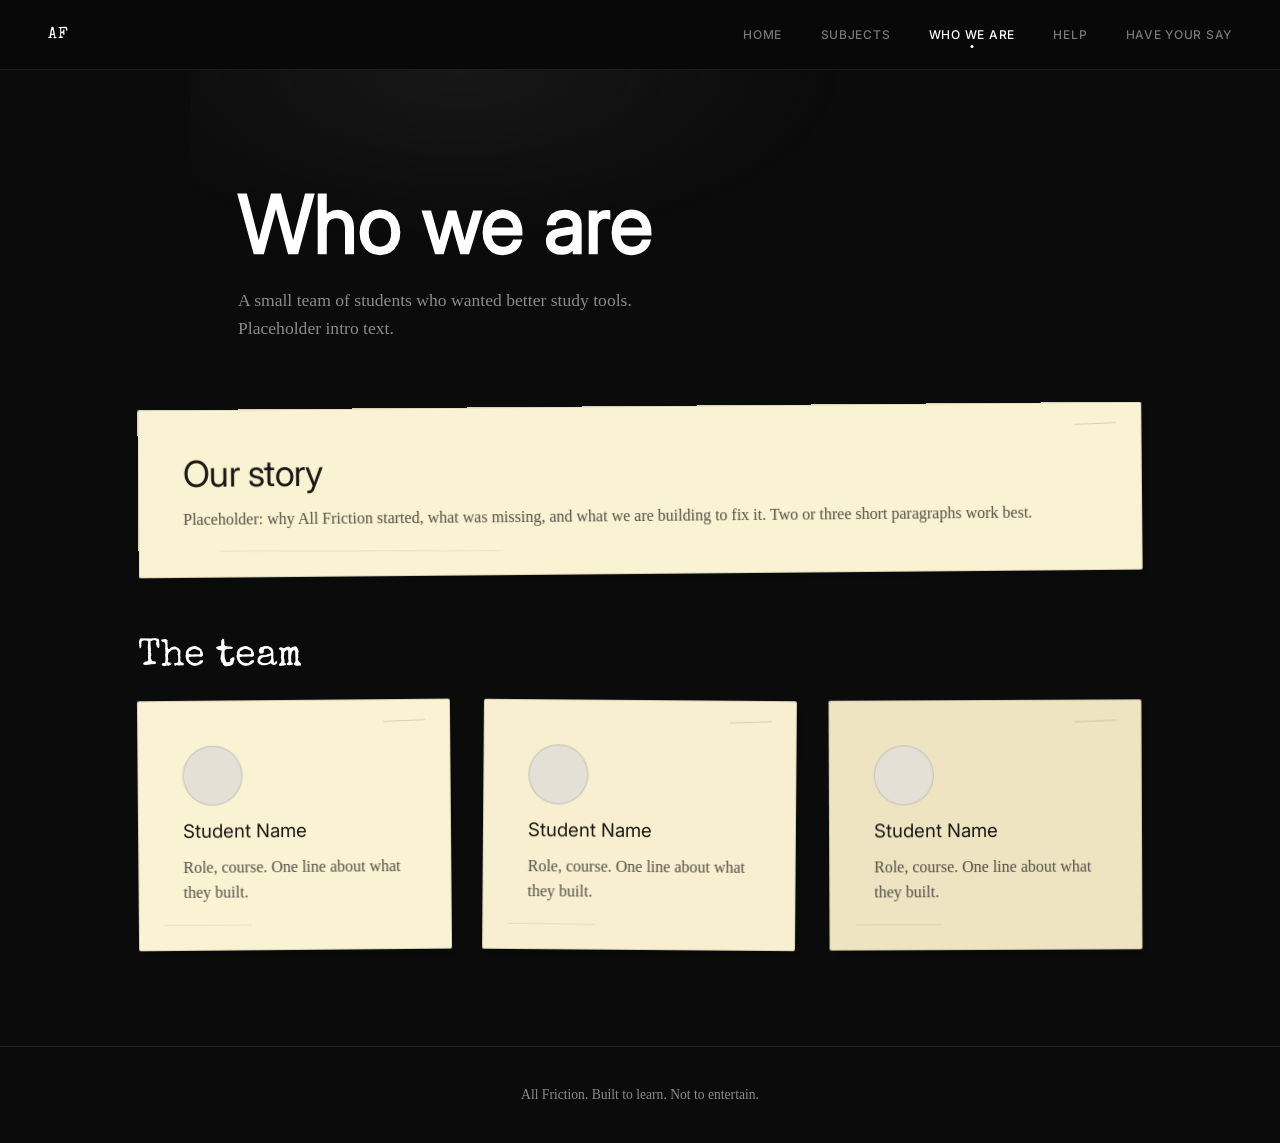
<file: about.html>
<!DOCTYPE html>
<html lang="en">
<head>
<meta charset="UTF-8">
<meta name="viewport" content="width=device-width, initial-scale=1">
<title>Who we are | All Friction</title>
<link rel="preconnect" href="https://fonts.googleapis.com">
<link rel="preconnect" href="https://fonts.gstatic.com" crossorigin>
<link href="https://fonts.googleapis.com/css2?family=Special+Elite&family=Inter:wght@400;500&display=swap" rel="stylesheet">
<link rel="stylesheet" href="style.css">
</head>
<body>
<nav class="nav" aria-label="Main"><a class="brand" href="index.html">AF</a><ul><li><a href="index.html">Home</a></li><li><a href="subjects.html">Subjects</a></li><li><a href="about.html" aria-current="page">Who we are</a></li><li><a href="help.html">Help</a></li><li><a href="feedback.html">Have your say</a></li></ul></nav>
<main>
<header class="page-head pop"><h1>Who we are</h1><p>A small team of students who wanted better study tools. Placeholder intro text.</p></header><section class="wrap"><article class="card pop" style="--i:0"><h2>Our story</h2><p>Placeholder: why All Friction started, what was missing, and what we are building to fix it. Two or three short paragraphs work best.</p></article><h2 class="section-title pop">The team</h2><div class="grid"><article class="card pop" style="--i:0"><div class="avatar"></div><h3>Student Name</h3><p>Role, course. One line about what they built.</p></article><article class="card pop" style="--i:1"><div class="avatar"></div><h3>Student Name</h3><p>Role, course. One line about what they built.</p></article><article class="card pop" style="--i:2"><div class="avatar"></div><h3>Student Name</h3><p>Role, course. One line about what they built.</p></article></div></section>
</main>
<footer>All Friction. Built to learn. Not to entertain.</footer>
<script src="script.js"></script>
</body>
</html>
</file>
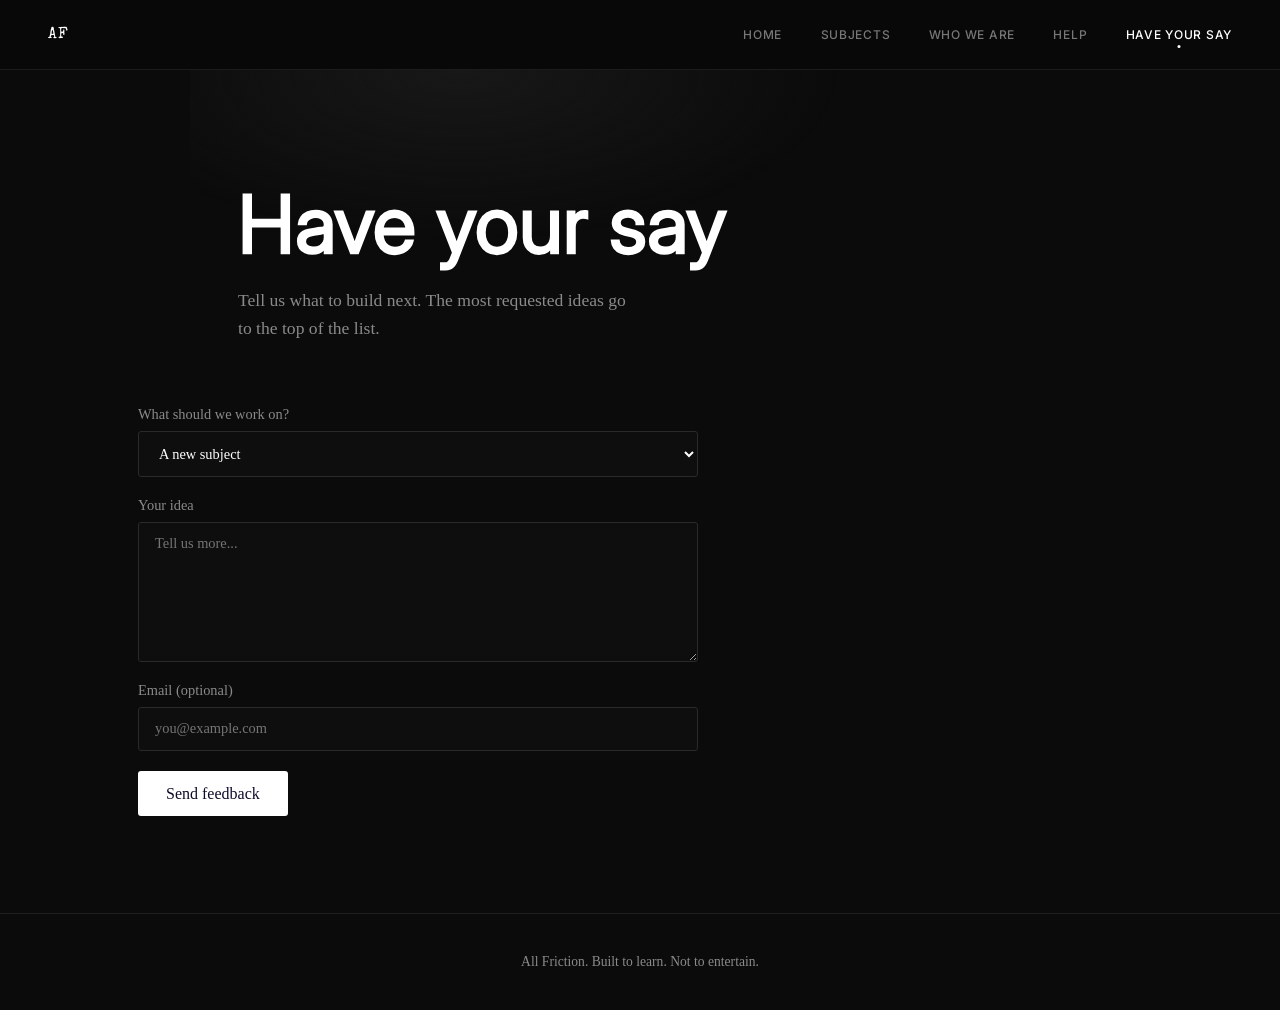
<file: feedback.html>
<!DOCTYPE html>
<html lang="en">
<head>
<meta charset="UTF-8">
<meta name="viewport" content="width=device-width, initial-scale=1">
<title>Have your say | All Friction</title>
<link rel="preconnect" href="https://fonts.googleapis.com">
<link rel="preconnect" href="https://fonts.gstatic.com" crossorigin>
<link href="https://fonts.googleapis.com/css2?family=Special+Elite&family=Inter:wght@400;500&display=swap" rel="stylesheet">
<link rel="stylesheet" href="style.css">
</head>
<body>
<nav class="nav" aria-label="Main"><a class="brand" href="index.html">AF</a><ul><li><a href="index.html">Home</a></li><li><a href="subjects.html">Subjects</a></li><li><a href="about.html">Who we are</a></li><li><a href="help.html">Help</a></li><li><a href="feedback.html" aria-current="page">Have your say</a></li></ul></nav>
<main>
<header class="page-head pop"><h1>Have your say</h1><p>Tell us what to build next. The most requested ideas go to the top of the list.</p></header><section class="wrap pop">
<form id="feedback">
<label>What should we work on?<select><option>A new subject</option><option>A new feature</option><option>Something is broken</option><option>Something else</option></select></label>
<label>Your idea<textarea placeholder="Tell us more..." required></textarea></label>
<label>Email (optional)<input type="email" placeholder="you@example.com"></label>
<button type="submit">Send feedback</button>
</form>
<p class="thanks" id="thanks">Thanks. Your feedback has been noted.</p>
</section>
</main>
<footer>All Friction. Built to learn. Not to entertain.</footer>
<script src="script.js"></script>
</body>
</html>
</file>
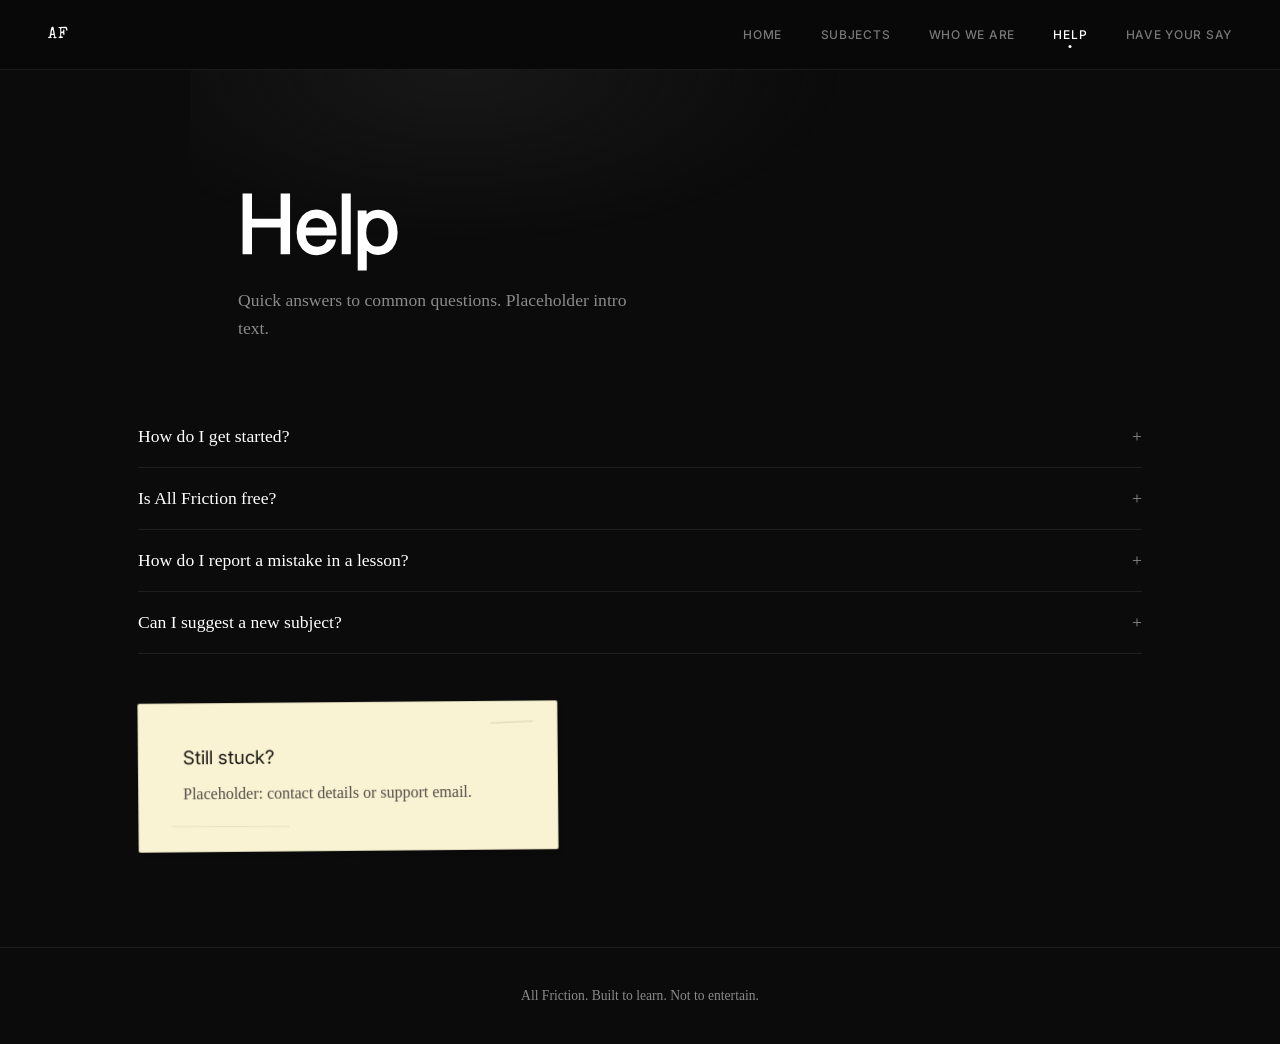
<file: help.html>
<!DOCTYPE html>
<html lang="en">
<head>
<meta charset="UTF-8">
<meta name="viewport" content="width=device-width, initial-scale=1">
<title>Help | All Friction</title>
<link rel="preconnect" href="https://fonts.googleapis.com">
<link rel="preconnect" href="https://fonts.gstatic.com" crossorigin>
<link href="https://fonts.googleapis.com/css2?family=Special+Elite&family=Inter:wght@400;500&display=swap" rel="stylesheet">
<link rel="stylesheet" href="style.css">
</head>
<body>
<nav class="nav" aria-label="Main"><a class="brand" href="index.html">AF</a><ul><li><a href="index.html">Home</a></li><li><a href="subjects.html">Subjects</a></li><li><a href="about.html">Who we are</a></li><li><a href="help.html" aria-current="page">Help</a></li><li><a href="feedback.html">Have your say</a></li></ul></nav>
<main>
<header class="page-head pop"><h1>Help</h1><p>Quick answers to common questions. Placeholder intro text.</p></header><section class="wrap"><details class="pop" style="--i:0"><summary>How do I get started?</summary><p>Placeholder answer. Keep it short, plain and useful.</p></details><details class="pop" style="--i:1"><summary>Is All Friction free?</summary><p>Placeholder answer. Keep it short, plain and useful.</p></details><details class="pop" style="--i:2"><summary>How do I report a mistake in a lesson?</summary><p>Placeholder answer. Keep it short, plain and useful.</p></details><details class="pop" style="--i:3"><summary>Can I suggest a new subject?</summary><p>Placeholder answer. Keep it short, plain and useful.</p></details><div style="margin-top:3rem;max-width:420px"><article class="card pop" style="--i:0"><h3>Still stuck?</h3><p>Placeholder: contact details or support email.</p></article></div></section>
</main>
<footer>All Friction. Built to learn. Not to entertain.</footer>
<script src="script.js"></script>
</body>
</html>
</file>
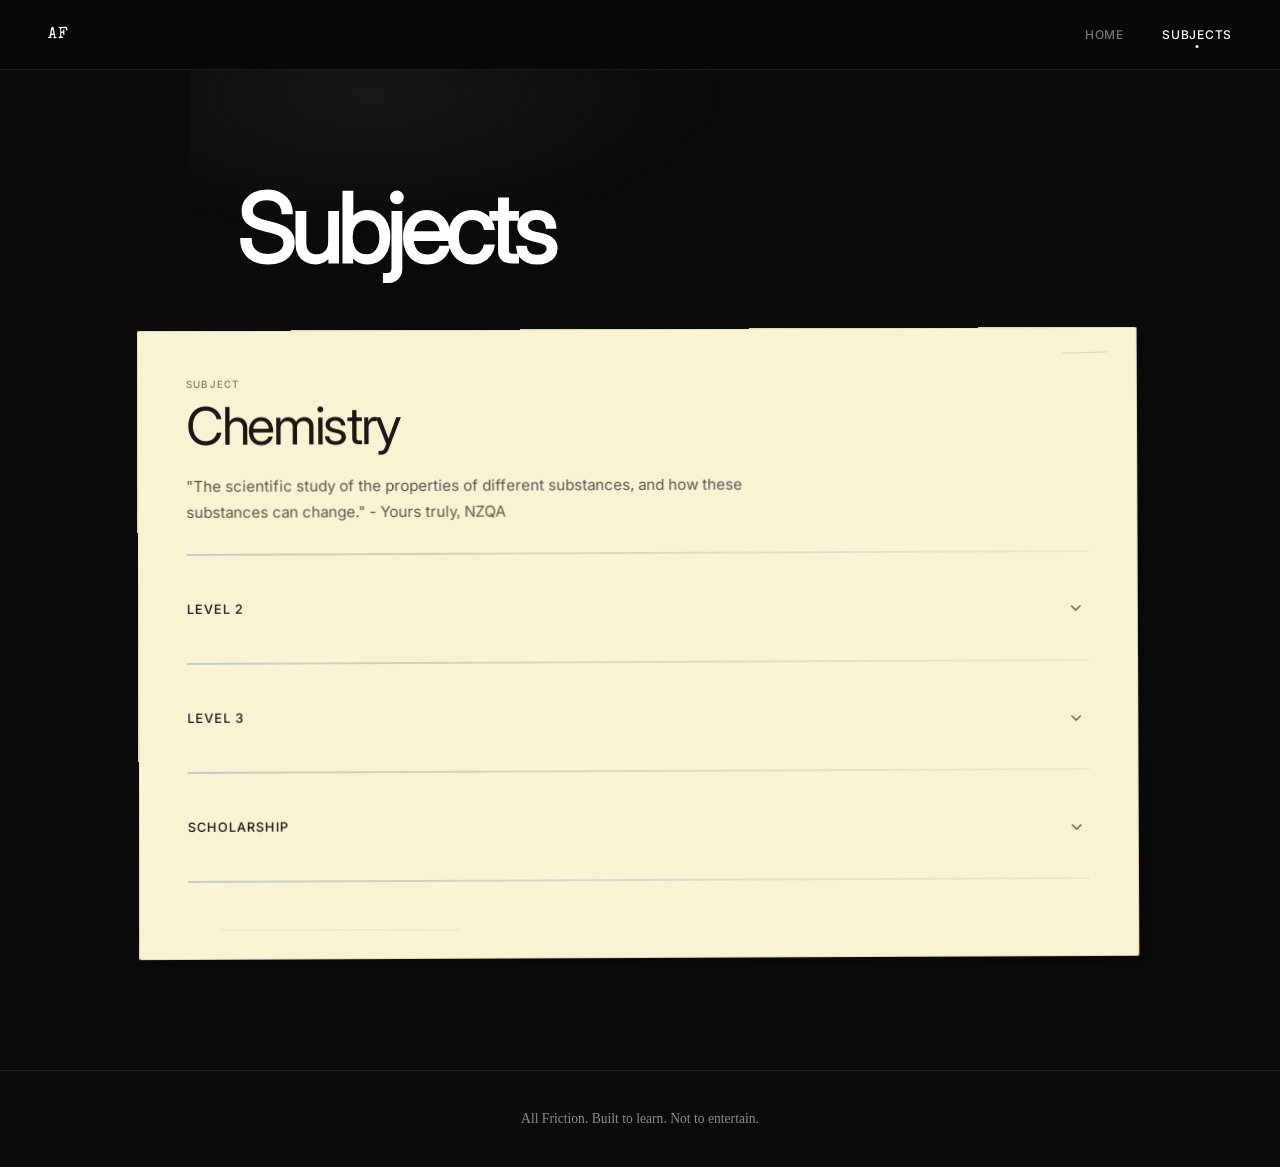
<file: subjects.html>
<!DOCTYPE html>
<html lang="en">
<head>
<meta charset="UTF-8">
<meta name="viewport" content="width=device-width, initial-scale=1">
<title>Subjects | All Friction</title>
<link rel="preconnect" href="https://fonts.googleapis.com">
<link rel="preconnect" href="https://fonts.gstatic.com" crossorigin>
<link href="https://fonts.googleapis.com/css2?family=Special+Elite&family=Inter:wght@400;500&display=swap" rel="stylesheet">
<link rel="stylesheet" href="style.css">
</head>
<body class="map-subject">
    <nav class="nav" aria-label="Main">
        <a class="brand" href="index.html">AF</a>
        <ul>
            <li>
                <a href="index.html">
                    Home
                </a>
            </li>
            <li>
                <a href="subjects.html" aria-current="page">
                    Subjects
                </a>
            </li>
        </ul>
    </nav>
<main>
<header class="page-head pop">
    <h1>
        Subjects
    </h1>

</header>
<section class="wrap">
    <div class="grid">
        <article class="card pop" style="--i:0">

            <h2>
                Chemistry
            </h2>

            <p class="intro">
                "The scientific study of the properties of different substances, and how these substances can change." - Yours truly, NZQA
            </p>

            <hr>

            <!-- LEVEL 2 -->
            <button class="level">
                <span>Level 2</span>
                <span class="arrow">⌄</span>
            </button>

            <div class="level-content">
                <p>External Standards for Level 2:</p>

                <ul>
                    <li>
                        <a class="standards" href="91164.html">91164 - Bonding, Structure, Properties, and Energy Changes</a>
                    </li>
                    <li>Organic Chemistry - Coming Soon</li>
                    <li>Reactions - Coming Soon</li>
                </ul>
            </div>

            <hr>

            <!-- LEVEL 3 -->
            <button class="level">
                <span>Level 3</span>
                <span class="arrow">⌄</span>
            </button>

            <div class="level-content">

                <ul>
                    <li>Coming soon</li>
                </ul>
            </div>

            <hr>

            <!-- SCHOLARSHIP -->
            <button class="level">
                <span>Scholarship</span>
                <span class="arrow">⌄</span>
            </button>

            <div class="level-content">

                <ul>
                    <li>Coming Soon</li>
    
                </ul>
            </div>

            <hr>

            <br>


        </article>
    </div>
</section>
</main>

<footer>All Friction. Built to learn. Not to entertain.</footer>
<script src="script.js"></script>
</body>
</html>
</file>
<file: style.css>
/* ===== All Friction — shared styles ===== */

:root {
	--black: #100b2a;
	--ink: #0a0a0a;
	--grey: #8a8a8a;
	--line: #1f1f1f;
	--white: #fff;

	--paper: #faf3d3;
	--text: #1a1714;

	--display: "Special Elite", "American Typewriter", "Courier New", monospace;
	--body: "Inter", system-ui, -apple-system, "Segoe UI", Helvetica, Arial, sans-serif;
}

*,
*::before,
*::after {
	box-sizing: border-box;
	margin: 0;
	padding: 0;
}

html {
	scroll-behavior: smooth;
	scroll-padding-top: 5rem;
}

body {
	background: #0b0b0b;
	color: var(--white);
	position: relative;
}

.map::before {
	content: "";

	position: absolute;
	top: 70px;
	left: 50%;

	transform: translateX(-50%);

	width: 1000px;
	height: 500px;

	background: url("map-modified-modified.jpg") center / contain no-repeat;

	opacity: 0.15;

	z-index: 0;
	pointer-events: none;

	/* Fade the edges */
	-webkit-mask-image: radial-gradient(
		ellipse at center,
		black 30%,
		transparent 75%
	);

	mask-image: radial-gradient(
		ellipse at center,
		black 30%,
		transparent 75%
	);
}

main {
	flex: 1;
}

a:focus-visible,
button:focus-visible,
summary:focus-visible,
input:focus-visible,
select:focus-visible,
textarea:focus-visible {
	outline: 2px solid currentColor;
	outline-offset: 4px;
}


/* =========================================================
   NAVIGATION
   ========================================================= */

.nav {
	position: sticky;
	top: 0;
	z-index: 10;

	height: 70px;

	display: flex;
	align-items: center;
	justify-content: space-between;

	padding: 0 clamp(1.25rem, 4vw, 3rem);

	background: rgba(8, 8, 8, .78);

	backdrop-filter: blur(12px);
	-webkit-backdrop-filter: blur(12px);

	border-bottom: 1px solid rgba(255, 255, 255, .08);
}


/* ---------------------------------------------------------
   Brand
   --------------------------------------------------------- */

.brand {
	display: inline-flex;
	align-items: center;

	color: var(--white);

	font-family: var(--display);
	font-size: 1rem;
	line-height: 1;
	letter-spacing: .04em;

	text-decoration: none;

	transition: opacity .2s ease;
}

.brand:hover {
	opacity: .65;
}


/* ---------------------------------------------------------
   Navigation links
   --------------------------------------------------------- */

.nav ul {
	display: flex;
	align-items: center;

	gap: clamp(1.25rem, 3vw, 2.5rem);

	list-style: none;
}


/* Each navigation link */

.nav a:not(.brand) {
	position: relative;

	display: inline-flex;
	align-items: center;

	padding: .5rem 0;

	color: #777;

	font-family: Inter, sans-serif;
	font-size: .75rem;
	font-weight: 500;
	letter-spacing: .06em;
	text-transform: uppercase;

	text-decoration: none;

	transition: color .2s ease, opacity .2s ease;
}


/* Hover */

.nav a:not(.brand):hover {
	color: var(--white);
}


/* ---------------------------------------------------------
   Active page
   --------------------------------------------------------- */

.nav a:not(.brand)[aria-current="page"] {
	color: var(--white);
}


/* Small indicator underneath the active page.
   Much quieter than a full underline. */

.nav a:not(.brand)[aria-current="page"]::after {
	content: "";

	position: absolute;

	left: 50%;
	bottom: .15rem;

	width: 3px;
	height: 3px;

	background: var(--white);

	border-radius: 50%;

	transform: translateX(-50%);
}


/* ---------------------------------------------------------
   Keyboard focus
   --------------------------------------------------------- */

.nav a:focus-visible {
	outline: 1px solid var(--white);
	outline-offset: 6px;
}


/* =========================================================
   MOBILE NAV
   ========================================================= */

@media (max-width: 600px) {

	.nav {
		height: 64px;
		padding: 0 1.1rem;
	}

	.nav ul {
		gap: 1.25rem;
	}

	.nav a:not(.brand) {
		font-size: .7rem;
	}

	.brand {
		font-size: .95rem;
	}
}


/* =========================================================
   HOME HERO
   ========================================================= */

.hero {
	min-height: 70vh;

	display: flex;
	flex-direction: column;
	align-items: center;
	justify-content: center;

	text-align: center;

	padding: 2rem 1.25rem 5rem;

	position: relative;
	z-index: 1;

	background: radial-gradient(
		ellipse 70% 50% at 50% 48%,
		#222222,
		rgba(8, 8, 8, 0) 70%
	);
}


/* Main title */

.title {
	font-family: Inter, sans-serif;
	font-weight: 400;

	font-size: clamp(2.6rem, 11vw, 8rem);
	line-height: 1.05;

	white-space: nowrap;

	color: var(--white);

	margin: 0;
}


/* ----- Animated lines underneath ----- */

.hero-lines {
	display: flex;
	flex-direction: column;
	align-items: center;

	margin-top: 2rem;

	gap: .35rem;
}


/* Both lines start hidden */

.hero-line {
	display: block;

	color: var(--grey);

	font-family: Inter, sans-serif;
	font-size: clamp(1rem, 2vw, 1.25rem);
	line-height: 1.4;

	opacity: 0;
	transform: translateY(12px);

	animation: heroLineIn .8s ease forwards;
}


/* First line */

.hero-line-1 {
	animation-delay: .7s;
}


/* Second line */

.hero-line-2 {
	animation-delay: 1.15s;
}


/* Animation */

@keyframes heroLineIn {

	from {
		opacity: 0;
		transform: translateY(12px);
	}

	to {
		opacity: 1;
		transform: translateY(0);
	}
}


/* Reduced motion */

@media (prefers-reduced-motion: reduce) {

	.hero-line {
		animation: none;
		opacity: 1;
		transform: none;
	}
}


/* =========================================================
   HERO FACTS
   ========================================================= */

.facts {
	display: flex;
	align-items: center;
	justify-content: center;
	flex-wrap: wrap;

	gap: .55rem 1.25rem;

	margin: 1.35rem auto 0;
	padding: 0;

	list-style: none;

	color: rgba(255, 255, 255, .48);

	font-family: var(--body);
	font-size: .68rem;
	font-weight: 500;
	letter-spacing: .08em;
	text-transform: uppercase;
}


/* Individual facts */

.facts li {
	position: relative;

	opacity: 0;
	transform: translateY(7px);

	animation: factReveal .55s ease forwards;
}


/* Small separator between facts */

.facts li:not(:last-child)::after {
	content: "·";

	position: absolute;
	right: -.8rem;

	color: rgba(255, 255, 255, .25);
}


/* Stagger */

.facts li:nth-child(1) {
	animation-delay: .35s;
}

.facts li:nth-child(2) {
	animation-delay: .5s;
}

.facts li:nth-child(3) {
	animation-delay: .65s;
}


@keyframes factReveal {

	from {
		opacity: 0;
		transform: translateY(7px);
	}

	to {
		opacity: 1;
		transform: translateY(0);
	}
}


/* Mobile */

@media (max-width: 600px) {

	.facts {
		max-width: 20rem;

		gap: .45rem .9rem;

		font-size: .62rem;
		line-height: 1.5;
	}

	.facts li:not(:last-child)::after {
		right: -.6rem;
	}
}


/* =========================================================
   INNER PAGE HEADER
   ========================================================= */

.page-head {
	max-width: 900px;

	margin: 0 auto;

	padding:
		clamp(3.5rem, 10vw, 7rem)
		clamp(1.25rem, 6vw, 3rem)
		2rem;

	background:
		radial-gradient(
			ellipse 60% 80% at 30% 0,
			#181818,
			transparent 70%
		);
}

.page-head h1 {
	font-family: Inter;
	font-weight: 400;

	font-size: clamp(2.4rem, 8vw, 5rem);
	line-height: 1.05;

	-webkit-text-stroke: .03em var(--white);
}

.page-head p {
	margin-top: 1.25rem;

	max-width: 46ch;

	color: var(--grey);

	font-size: 1.1rem;
	line-height: 1.6;
}


/* =========================================================
   LAYOUT HELPERS
   ========================================================= */

.wrap {
	max-width: 1100px;

	margin: 0 auto;

	padding:
		2rem
		clamp(1.25rem, 6vw, 3rem)
		6rem;
}

.stack {
	display: flex;
	flex-direction: column;

	gap: clamp(4rem, 12vw, 9rem);

	padding-top: clamp(3rem, 10vw, 8rem);
}

.grid {
	display: grid;

	grid-template-columns: repeat(
		auto-fit,
		minmax(260px, 1fr)
	);

	gap: 2rem;
}

.section-title {
	font-family: var(--display);
	font-weight: 400;

	font-size: clamp(1.6rem, 4vw, 2.4rem);

	margin: 4rem 0 1.5rem;
}


/* =========================================================
   PAPER CARDS
   ========================================================= */

.card {
	--rot: -.5deg;

	position: relative;

	overflow: hidden;

	padding: clamp(1.5rem, 3.5vw, 2.75rem);

	color: var(--text);
	background: var(--paper);

	border: 1px solid rgba(26, 23, 20, .14);
	border-radius: 2px;

	/* Harder, physical shadow.
	   Feels more like paper sitting on a surface
	   than a floating digital card. */

	box-shadow: 5px 6px 0 rgba(0, 0, 0, .16);

	transform: rotate(var(--rot));
}


/* Slight variation between sheets */

.card:nth-child(even) {
	--rot: .45deg;
	background: #f7efd0;
}

.card:nth-child(3n) {
	--rot: -.25deg;
	background: #eee4c1;
}


/* Don't straighten the paper on hover.
   A physical piece of paper wouldn't do that. */

.card:hover {
	box-shadow: 6px 7px 0 rgba(0, 0, 0, .18);
}


/* Small printed/ink imperfections.
   Much less obvious than a giant circular "coffee stain". */

.card::before {
	content: "";

	position: absolute;

	top: 1.25rem;
	right: 1.5rem;

	width: 42px;
	height: 1px;

	background: rgba(65, 52, 32, .18);

	transform: rotate(-2deg);
}


/* Small irregular mark near the bottom. */

.card::after {
	content: "";

	position: absolute;

	left: 8%;
	bottom: 1.5rem;

	width: 28%;
	height: 1px;

	background: rgba(65, 52, 32, .1);

	transform: rotate(.4deg);
}

.card > * {
	position: relative;
	z-index: 1;
}


/* ---------------------------------------------------------
   Card typography
   --------------------------------------------------------- */

.card h2,
.card h3 {
	font-family: Inter;
	font-weight: 400;
	line-height: 1.1;
}

.card h2 {
	font-size: clamp(1.6rem, 4vw, 2.25rem);
	letter-spacing: -.02em;
}


/* - TEXT COLOUR - */

.card p {
	margin-top: .85rem;

	line-height: 1.55;

	color: #514b44;
}

.card ul {
	margin-top: 1.15rem;

	list-style: none;

	border-top: 1px solid rgba(205, 114, 22, 0.12);
}

.card li {
	padding: .55rem 0;

	border-bottom: 1px solid rgba(26, 23, 20, .12);

	font-size: .95rem;
}

.card small {
	display: block;

	margin-top: 1.1rem;

	color: #6c5a45;
}


/* ---------------------------------------------------------
   Stacked cards
   --------------------------------------------------------- */

.stack .card {
	width: min(100%, 680px);

	padding: clamp(1.75rem, 5vw, 3.5rem);
}

.stack .card:nth-child(even) {
	margin-left: auto;
}

.stack .card h2 {
	font-size: clamp(1.85rem, 5vw, 3.2rem);
	letter-spacing: -.015em;
}

.stack .card p {
	max-width: 34ch;
	font-size: 1.02rem;
}


/* ---------------------------------------------------------
   Avatar
   --------------------------------------------------------- */

.avatar {
	width: 60px;
	height: 60px;

	border-radius: 50%;

	background: #e4e0d6;

	border: 1px solid rgba(26, 23, 20, .15);

	margin-bottom: 1rem;
}

/* =========================================================
  SUBJECTS PAGE
  ========================================================= */


.map-subject {
   min-height: 100vh;
}




/* ---------------------------------------------------------
  Background
  --------------------------------------------------------- */


.map-subject main {
   position: relative;
   z-index: 1;
}




/* ---------------------------------------------------------
  Page header
  --------------------------------------------------------- */


.map-subject .page-head {
   width: min(100%, 1100px);


   padding:
       clamp(4rem, 9vw, 7rem)
       clamp(1.25rem, 5vw, 3rem)
       2.5rem;


   background:
       radial-gradient(
           ellipse 55% 80% at 20% 10%,
           #181818,
           transparent 70%
       );
}


.map-subject .page-head h1 {
   font-family: Inter, sans-serif;
   font-size: clamp(3rem, 9vw, 6rem);
   font-weight: 400;
   line-height: .95;
   letter-spacing: -.06em;


   color: white;
}




/* ---------------------------------------------------------
  Subject layout
  --------------------------------------------------------- */


.map-subject .wrap {
   width: min(100%, 1100px);


   margin: 0 auto;


   padding:
       1rem
       clamp(1.25rem, 5vw, 3rem)
       7rem;
}




.map-subject .grid {
   display: grid;


   grid-template-columns:
       minmax(0, 1fr);


   gap: 2rem;
}




/* ---------------------------------------------------------
  Chemistry card
  --------------------------------------------------------- */


.map-subject .card {
   --rot: -.25deg;


   width: 100%;
   max-width: 1000px;


   margin: 0;


   padding:
       clamp(1.5rem, 4vw, 3rem);


   background: var(--paper);
   color: var(--text);


   border: 1px solid rgba(26, 23, 20, .12);
   border-radius: 2px;


   box-shadow:
       6px 7px 0 rgba(0, 0, 0, .18);


   transform: rotate(var(--rot));


   transition:
       box-shadow .25s ease;
}




.map-subject .card:hover {
   box-shadow:
       8px 9px 0 rgba(0, 0, 0, .2);
}




/* ---------------------------------------------------------
  Chemistry heading
  --------------------------------------------------------- */


.map-subject .card h2 {
   margin: 0;


   font-family: Inter, sans-serif;
   font-size: clamp(2rem, 5vw, 3.25rem);
   font-weight: 400;


   line-height: .95;
   letter-spacing: -.045em;


   color: var(--text);
}




/* Small label above Chemistry */


.map-subject .card h2::before {
   content: "SUBJECT";


   display: block;


   margin-bottom: .8rem;


   color: #817865;


   font-family: Inter, sans-serif;
   font-size: .62rem;
   font-weight: 500;


   letter-spacing: .12em;
}




/* ---------------------------------------------------------
  Introduction
  --------------------------------------------------------- */


.map-subject .card .intro {
   display: block;


   max-width: 60ch;


   margin-top: 1.4rem;


   color: #5c554d;


   font-family: Inter, sans-serif;
   font-size: .95rem;
   line-height: 1.7;
}




/* ---------------------------------------------------------
  Dividers
  --------------------------------------------------------- */


.map-subject .card hr {
   height: 2px;


   margin: 1.75rem 0;


   background:
       linear-gradient(
           to right,
           rgba(6, 61, 149, 0.22),
           rgba(65, 52, 32, .06)
       );
}




/* ---------------------------------------------------------
  Level accordion
  --------------------------------------------------------- */


.map-subject .level {
   position: relative;


   display: flex;
   align-items: center;
   justify-content: space-between;


   width: 100%;


   margin: 0;
   padding: .85rem 0;


   border: 0;


   background: transparent;
   color: var(--text);


   font-family: Inter, sans-serif;
   font-size: .8rem;
   font-weight: 500;


   letter-spacing: .08em;
   text-transform: uppercase;


   cursor: pointer;


   transition:
       color .2s ease,
       padding .2s ease;
}




/* Hover */


.map-subject .level:hover {
   padding-left: .35rem;


   background: transparent;
   color: #514b44;


   transform: none;
}




/* Keyboard focus */


.map-subject .level:focus-visible {
   outline:
       1px solid rgba(26, 23, 20, .55);


   outline-offset: 4px;
}




/* ---------------------------------------------------------
  Accordion arrow
  --------------------------------------------------------- */


.map-subject .level .arrow {
   display: inline-flex;
   align-items: center;
   justify-content: center;


   width: 1.5rem;
   height: 1.5rem;


   color: #756c58;


   font-size: 1.1rem;
   line-height: 1;


   transition:
       transform .25s ease,
       color .2s ease;
}




.map-subject .level:hover .arrow {
   color: var(--text);
}




.map-subject .level.open .arrow {
   transform: rotate(180deg);
}




/* ---------------------------------------------------------
  Accordion content
  --------------------------------------------------------- */


.map-subject .level-content {
   max-height: 0;


   overflow: hidden;


   background: transparent;


   transition:
       max-height .35s ease;
}




/* Inner spacing */


.map-subject .level-content > p {
   margin: .75rem 0 .5rem;


   color: #817865;


   font-family: Inter, sans-serif;
   font-size: .62rem;
   font-weight: 500;


   letter-spacing: .1em;
   text-transform: uppercase;
}




/* Lists */


.map-subject .level-content ul {
   margin: .5rem 0 1rem;
   padding: 0;


   list-style: none;


   border-top: 1px solid rgba(26, 23, 20, .1);
}




.map-subject .level-content li {
   margin: 0;


   padding: 0;


   border-bottom: 1px solid rgba(26, 23, 20, .1);


   color: #514b44;


   font-family: Inter, sans-serif;
   font-size: .9rem;
   line-height: 1.5;
}




/* ---------------------------------------------------------
  Standard links
  --------------------------------------------------------- */


.map-subject .standards {
   position: relative;


   display: flex;
   align-items: center;
   justify-content: space-between;


   width: 100%;


   margin: 0;
   padding: 1rem .75rem;


   background: transparent;
   color: var(--text);


   border: 0;


   font-family: Inter, sans-serif;
   font-size: .9rem;
   font-weight: 500;


   line-height: 1.4;
   text-decoration: none;


   transition:
       background-color .2s ease,
       padding .2s ease;
}




/* Arrow */


.map-subject .standards::after {
   content: "→";


   flex-shrink: 0;


   margin-left: 1rem;


   color: #817865;


   transform: translateX(-4px);


   transition:
       transform .2s ease,
       color .2s ease;
}




/* Hover */


.map-subject .standards:hover {
   background: rgba(26, 23, 20, .055);


   padding-left: 1rem;


   color: var(--text);
}




.map-subject .standards:hover::after {
   color: var(--text);


   transform: translateX(0);
}




/* ---------------------------------------------------------
  Coming soon items
  --------------------------------------------------------- */


.map-subject .level-content li:not(:has(.standards)) {
   display: flex;
   align-items: center;
   justify-content: space-between;


   gap: 1rem;


   padding: .85rem .75rem;


   color: #756c58;
}




/*
  Add a quiet status label to items that
  don't have a link.
*/


.map-subject .level-content li:not(:has(.standards))::after {
   content: "COMING SOON";


   flex-shrink: 0;


   color: #9a907b;


   font-size: .55rem;
   font-weight: 500;


   letter-spacing: .08em;
}




/* ---------------------------------------------------------
  Remove old empty spacing
  --------------------------------------------------------- */


.map-subject .card > br {
   display: none;
}




/* ---------------------------------------------------------
  Card marks
  --------------------------------------------------------- */


.map-subject .card::before {
   top: 1.5rem;
   right: 1.75rem;


   width: 46px;


   background: rgba(65, 52, 32, .18);
}




.map-subject .card::after {
   left: 8%;
   bottom: 1.75rem;


   width: 24%;


   background: rgba(65, 52, 32, .1);
}




/* =========================================================
  SUBJECTS — MOBILE
  ========================================================= */


@media (max-width: 600px) {


   .map-subject .page-head {
       padding-top: 3.5rem;
       padding-bottom: 2rem;
   }




   .map-subject .page-head h1 {
       font-size: clamp(2.8rem, 15vw, 4rem);
   }




   .map-subject .wrap {
       padding-top: .5rem;
       padding-bottom: 4rem;
   }




   .map-subject .card {
       padding: 1.5rem 1.25rem;


       transform: none;
   }




   .map-subject .card h2 {
       font-size: 2.25rem;
   }




   .map-subject .card .intro {
       font-size: .88rem;
   }




   .map-subject .card hr {
       margin: 1.25rem 0;
   }




   .map-subject .level {
       padding: .8rem 0;


       font-size: .72rem;
   }




   .map-subject .level-content li {
       font-size: .82rem;
   }




   .map-subject .standards {
       padding: .9rem .5rem;
   }




   .map-subject .standards:hover {
       padding-left: .75rem;
   }




   .map-subject .level-content li:not(:has(.standards)) {
       padding: .8rem .5rem;
   }


}




/* =========================================================
   HELP: FAQ
   ========================================================= */

details {
	border-bottom: 1px solid var(--line);

	padding: 1.25rem 0;
}

summary {
	cursor: pointer;

	font-size: 1.1rem;
	font-weight: 500;

	list-style: none;

	display: flex;
	justify-content: space-between;

	gap: 1rem;
}

summary::after {
	content: "+";

	color: var(--grey);

	transition: transform .25s;
}

details[open] summary::after {
	transform: rotate(45deg);
}

details p {
	margin-top: .9rem;

	color: var(--grey);

	line-height: 1.6;

	max-width: 60ch;
}


/* =========================================================
   FEEDBACK FORM
   ========================================================= */

form {
	display: flex;
	flex-direction: column;

	gap: 1.25rem;

	max-width: 560px;
}

label {
	display: flex;
	flex-direction: column;

	gap: .5rem;

	font-size: .9rem;
	color: var(--grey);
}

input,
select,
textarea {
	font: inherit;

	color: var(--white);
	background: #0e0e0e;

	border: 1px solid #2a2a2a;
	border-radius: 3px;

	padding: .8rem 1rem;
}

input:focus,
select:focus,
textarea:focus {
	border-color: var(--white);
	outline: none;
}

textarea {
	min-height: 140px;
	resize: vertical;
}

button {
	align-self: flex-start;

	font: inherit;
	font-weight: 500;

	background: var(--white);
	color: var(--black);

	border: 0;
	border-radius: 3px;

	padding: .85rem 1.75rem;

	cursor: pointer;

	transition: transform .2s;
}

button:hover {
	transform: translateY(-2px);
}

.thanks {
	display: none;

	color: var(--white);

	font-family: var(--display);
	font-size: 1.3rem;
}

footer {
	padding: 2.5rem 1.25rem;

	text-align: center;

	color: var(--grey);

	font-size: .85rem;

	border-top: 1px solid var(--line);
}


/* =========================================================
   POP-UP ANIMATION
   ========================================================= */

.js .pop {
	opacity: 0;
}

.js .pop.in {
	animation:
		pop 0.7s cubic-bezier(.34, 1.56, .64, 1) both;

	animation-delay:
		calc(var(--i, 0) * 100ms);
}

@keyframes pop {

	from {
		opacity: 0;

		transform:
			translateY(28px)
			scale(.9)
			rotate(var(--rot, 0deg));
	}

	to {
		opacity: 1;

		transform:
			translateY(0)
			scale(1)
			rotate(var(--rot, 0deg));
	}
}

@media (prefers-reduced-motion: reduce) {

	.caret {
		animation: none;
	}

	.slogan {
		animation: none;
		opacity: 1;
	}

	.js .pop {
		opacity: 1;
	}

	.js .pop.in {
		animation: none;
	}

	html {
		scroll-behavior: auto;
	}
}


/* =========================================================
   GENERAL
   ========================================================= */

html {
	background: #000;

	scroll-behavior: smooth;
	scroll-padding-top: 5rem;
}

hr {
	border: none;

	height: 2px;

	background:
		linear-gradient(
			to right,
			transparent 0%,
			#b5ad86 15%,
			#b5ad86 85%,
			transparent 100%
		);
}


/* =========================================================
   SUBJECT LEVEL DROPDOWNS
   ========================================================= */

.level {
	display: flex;
	justify-content: space-between;
	align-items: center;

	width: 100%;

	margin: 1% auto;

	padding: 1rem;

	background-color: #faf3d3;

	font-size: 20px;

	border: none;

	cursor: pointer;

	transition: background-color 0.2s ease;
}

.level:hover {
	background-color: #c5bc9c;
}


/* The dropdown content starts closed */

.level-content {
	max-height: 0;

	overflow: hidden;

	background-color: #efe9ca;

	transition: max-height 0.3s ease;
}


/* Some spacing inside the dropdown */

.level-content p,
.level-content ul {
	margin: 1rem;
}

.level-content li {
	margin-bottom: 0.5rem;
}


/* Arrow */

.arrow {
	transition: transform 0.3s ease;
}


/* Rotate arrow when open */

.level.open .arrow {
	transform: rotate(180deg);
}


/* =========================================================
   PHOTO DIVIDER
   ========================================================= */

.photo-divider {
	width: 100%;
	height: 200px;

	display: flex;

	gap: 2px;

	overflow: hidden;
}


/* Each photo has the same height */

.photo {
	height: 100%;
	overflow: hidden;
}


/* Different horizontal widths */

.photo-1 {
	flex: 25;
}

.photo-2 {
	flex: 35;
}

.photo-3 {
	flex: 30;
}


/* The actual images */

.photo img {
	width: 100%;
	height: 100%;

	display: block;

	object-fit: cover;
	object-position: center;
}


/* =========================================================
   STANDARD LINKS
   ========================================================= */

.standards {
	display: flex;
	justify-content: space-between;
	align-items: center;

	color: #000;

	text-decoration: none;

	width: 100%;

	margin: 1% auto;

	padding: 1rem;

	background-color: #efe9ca;

	font-size: 15px;

	border: none;

	cursor: pointer;

	transition: background-color 0.2s ease;
}

.standards:hover {
	display: flex;
	justify-content: space-between;
	align-items: center;

	color: #000;

	text-decoration: none;

	width: 100%;

	margin: 1% auto;

	padding: 1rem;

	background-color: #cbc6ab;

	font-size: 15px;

	border: none;

	cursor: pointer;

	transition: background-color 0.2s ease;
}


/* =========================================================
   INTRO
   ========================================================= */

.intro {
	display: flex;
	justify-content: center;
	align-items: center;
}


/* =========================================================
   91164 STANDARD
   ========================================================= */

.lesson-page::before {
	content: "";

	position: absolute;

	top: 70px;
	left: 50%;

	transform: translateX(-50%);

	width: 1000px;
	height: 500px;

	background: url("chem-modified-modified.jpg") center / contain no-repeat;

	opacity: 0.20;

	z-index: 0;
	pointer-events: none;

	/* Fade the edges */

	mask-image: radial-gradient(
		ellipse at 50% calc(50% - 40px),
		black 0%,
		transparent 55%
	);
}


/* ---------------------------------------------------------
   APPLICATION
   --------------------------------------------------------- */

.standard-app {
	min-height: calc(100vh - 70px);
}


/* =========================================================
   STANDARD OVERVIEW
   ========================================================= */

.standard-overview {
	display: none;

	width: min(100%, 1100px);

	margin: 0 auto;

	padding:
		clamp(3rem, 8vw, 6rem)
		clamp(1.25rem, 5vw, 3rem)
		5rem;
}

.standard-overview.active {
	display: block;
}


/* ---------------------------------------------------------
   Standard header
   --------------------------------------------------------- */

.standard-header {
	padding-bottom: 4rem;
}

.standard-code {
	display: block;

	margin-bottom: .75rem;

	color: #777;

	font-family: Inter;
	font-size: .75rem;

	letter-spacing: .08em;
}

.standard-header h1 {
	margin-bottom: 1rem;

	font-family: Inter;

	font-size: clamp(3rem, 12vw, 5rem);
	font-weight: 450;

	line-height: .9;
	letter-spacing: -.06em;
}

.standard-header p {
	max-width: 50ch;

	font-family: Inter;

	color: #cacaca;

	font-size: 1rem;
	line-height: 1.6;
}


/* =========================================================
   OVERVIEW SECTIONS
   ========================================================= */

.overview-section {
	margin-top: 4rem;
}

.overview-section-heading {
	display: flex;
	align-items: baseline;

	gap: 1rem;

	margin-bottom: 1rem;

	border-bottom: 1px solid var(--line);

	padding-bottom: .75rem;
}

.overview-section-heading span {
	color: #999999;

	font-family: Inter;
	font-size: .7rem;
}

.overview-section-heading h2 {
	font-size: 1.25rem;
	font-weight: 450;

	font-family: Inter;
}


/* =========================================================
   LESSON LIST
   ========================================================= */

.lesson-list {
	display: flex;
	flex-direction: column;
}

.lesson-card {
	width: 100%;

	display: grid;

	grid-template-columns: 60px 1fr auto;

	align-items: center;

	gap: 1rem;

	padding: 1.35rem 1rem;

	border: 0;
	border-bottom: 1px solid #202020;

	background: #242421;
	color: white;

	text-align: left;

	cursor: pointer;

	transition:
		background-color .2s ease,
		padding .2s ease;
}

.lesson-card:hover {
	background: #111;

	padding-left: 1.5rem;
	padding-right: 1.5rem;
}

.lesson-card-number {
	color: #e6e6e6;

	font-family: Inter;
	font-size: .75rem;
}

.lesson-card-content {
	display: flex;
	flex-direction: column;

	font-family: Inter;

	gap: .3rem;
}

.lesson-card-content strong {
	font-size: 1.05rem;
	font-weight: 400;
}

.lesson-card-content small {
	color: #666;
	font-size: .75rem;
}

.lesson-card-arrow {
	color: #777;

	font-size: 1.2rem;

	transition: transform .2s ease;
}

.lesson-card:hover .lesson-card-arrow {
	transform: translateX(5px);
	color: white;
}


/* =========================================================
   RESOURCE CARDS
   ========================================================= */

.resource-card {
	display: flex;
	justify-content: space-between;
	align-items: center;

	gap: 2rem;

	padding: 1.5rem;

	background: #111;

	border: 1px solid #222;
}

.resource-card strong {
	font-weight: 400;
}

.resource-card p {
	max-width: 55ch;

	margin-top: .5rem;

	color: #777;

	font-size: .9rem;
	line-height: 1.5;
}

.resource-card > span {
	color: #777;
	font-size: 1.2rem;
}


/* =========================================================
   OVERVIEW NOTE
   ========================================================= */

.overview-note {
	max-width: 800px;

	padding: 1.5rem;

	border-left: 5px solid #0751c8;

	background: #ece7d1;
	color: #000000;

	line-height: 1.7;

	box-shadow: -11px 0px 20px rgba(4, 100, 255, 0.3);

	font-family: Inter;
}

.overview-note ul {
	padding-left: 1.5rem;
}

.overview-note li {
	padding-top: 0.5rem;
}

.overview-note ol {
	padding-left: 1.5rem;
}

.overview-note p + p {
	margin-top: 1rem;
	margin-bottom: 0.5rem;
}

.overview-note b {
	font-weight: 100000;

	color: #000000;

	font-style: italic;
}

.overview-note hr {
	margin: 1rem 0;
}


/* =========================================================
   LESSON MODE
   ========================================================= */

.lesson-mode {
	position: relative;

	/* add this */

	display: none;

	height: calc(100vh - 70px);

	overflow: hidden;

	flex-direction: column;
}

.lesson-mode.active {
	display: flex;
}


/* =========================================================
   LESSON TOP BAR
   ========================================================= */

.lesson-topbar {
	position: absolute;

	top: 0;
	left: 0;
	right: 0;

	z-index: 5;

	height: 64px;

	display: flex;
	align-items: center;
	justify-content: space-between;

	padding: 0 clamp(1rem, 4vw, 3rem);

	background: rgba(9, 9, 9, .9);

	backdrop-filter: blur(8px);

	border-bottom: 1px solid var(--line);
}

.lesson-location {
	display: flex;
	align-items: center;

	gap: .75rem;

	min-width: 0;

	color: #888;

	font-family: var(--display);
	font-size: .75rem;
}

.back-to-standard {
	padding: 0;

	border: 0;

	background: transparent;

	color: #888;

	font-family: Inter;
	font-size: .75rem;

	cursor: pointer;

	transition: color .2s ease;
}

.back-to-standard:hover {
	color: white;
}

.location-divider {
	color: #333;
}

#lessonTitle {
	overflow: hidden;

	color: #fff;

	white-space: nowrap;
	text-overflow: ellipsis;

	font-family: Inter;
}

.lesson-position {
	flex-shrink: 0;

	display: flex;

	gap: .35rem;

	color: #555;

	font-family: var(--display);
	font-size: .7rem;
}

#lessonNumber {
	color: white;
}


/* =========================================================
   LESSON VIEWPORT
   ========================================================= */

.lesson-viewport {
	flex: 1;

	min-height: 0;

	overflow: hidden;

	position: relative;
}


/* ---------------------------------------------------------
   Individual lesson
   --------------------------------------------------------- */

.lesson-instance {
	display: none;

	width: 100%;
	height: 100%;
}

.lesson-instance.active {
	display: block;
}


/* ---------------------------------------------------------
   Individual slide
   --------------------------------------------------------- */

.lesson-slide {
	display: none;

	width: 100%;
	height: 100%;

	overflow-y: auto;

	padding:
		clamp(1.5rem, 4vw, 3rem)
		clamp(1rem, 5vw, 5rem)
		3rem;
}

.lesson-slide.active {
	display: block;
}


/* =========================================================
   PART HEADING
   ========================================================= */

.part-heading {
	width: min(100%, 900px);

	margin: 0 auto 1.25rem;
}

.part-heading > span {
	display: block;

	margin-bottom: .5rem;

	color: #666;

	font-family: var(--display);
	font-size: .65rem;
	letter-spacing: .1em;
}

.part-heading h2 {
	color: white;

	font-size: clamp(1.8rem, 4vw, 3rem);
	font-weight: 400;

	font-family: Inter;

	line-height: 1;
}


/* =========================================================
   PAPER
   ========================================================= */

.paper {
	position: relative;

	width: min(100%, 900px);

	min-height: 500px;

	margin: 0 auto;

	padding: clamp(2rem, 5vw, 4rem);

	background: var(--paper);
	color: var(--text);

	border: 1px solid rgba(26, 23, 20, .15);
	border-radius: 2px;

	box-shadow: 7px 8px 0 rgba(0, 0, 0, .25);

	transform: rotate(-.2deg);
}

.lesson-slide:nth-child(even) .paper {
	background: #f7efd0;

	transform: rotate(.2deg);
}

.paper::after {
	content: "";

	position: absolute;

	left: 8%;
	bottom: 2rem;

	width: 25%;
	height: 1px;

	background: rgba(65, 52, 32, .1);

	transform: rotate(.4deg);
}

.paper > * {
	position: relative;
	z-index: 1;
}

.paper-label {
	display: block;

	margin-bottom: 1.5rem;

	color: #756c58;

	font-family: var(--display);
	font-size: .7rem;

	letter-spacing: .08em;
}

.paper h3 {
	margin-bottom: 1rem;

	font-size: clamp(1.4rem, 3vw, 2rem);
	font-weight: 400;

	font-family: Inter;
}

.paper h4 {
	margin-top: 1rem;
	margin-bottom: 1rem;

	font-size: 1.4rem;
	font-weight: 400;

	font-family: Inter;
}

.paper p {
	max-width: 65ch;

	margin-top: 1rem;

	color: #514b44;

	line-height: 1.7;

	font-family: Inter;
}

.paper ul {
	max-width: 65ch;

	margin-top: 1rem;
	margin-left: 1.5rem;

	color: #514b44;

	line-height: 1.7;

	font-family: Inter;
}


/* =========================================================
   LESSON FIGURE
   ========================================================= */

.lesson-figure {
	display: flex;
	align-items: center;

	gap: 1.75rem;

	margin-top: 2rem;
	padding: 1.5rem;

	border: 1px dashed rgba(50, 45, 38, .3);

	background: rgba(80, 70, 55, .04);
}

.lesson-figure-text {
	flex: 1 1 40%;
}

.lesson-figure-label {
	display: block;

	margin-bottom: .5rem;

	color: #756c58;

	font-family: var(--display);
	font-size: .65rem;

	letter-spacing: .08em;

	font-family: Inter;
}

.lesson-figure-text h4 {
	font-family: Inter;
	font-weight: 500;

	font-size: 1.1rem;

	margin-bottom: .5rem;

	color: var(--text);
}

.lesson-figure-text p {
	font-family: Inter;

	font-size: .9rem;
	line-height: 1.6;

	color: #514b44;
}

.lesson-figure-text blue {
	color: #0751c8;
	font-weight: 500;
}

.lesson-figure-text orange {
	color: #ff9411;
	font-weight: 500;
}

.lesson-figure-text green {
	color: #3cd33c;
	font-weight: 500;
}

.lesson-figure-image {
	flex: 1 1 55%;

	max-width: 700px;

	overflow: hidden;

	/* this is what actually clips the image */

	border-radius: 2px;

	box-shadow: 4px 5px 0 rgba(0, 0, 0, .15);
}

.lesson-figure-image img {
	display: block;

	width: 100%;
	height: 100%;

	object-fit: cover;

	/* fills the box without distorting */
}

@media (max-width: 700px) {

	.lesson-figure {
		flex-direction: column;
	}

	.lesson-figure-image {
		max-width: 100%;
	}
}


/* =========================================================
   LARGE LESSON FIGURE
   ========================================================= */

.lesson-figure-large {
	display: flex;
	align-items: center;

	gap: 1.75rem;

	margin-top: 2rem;
	padding: 1.5rem;

	border: 1px dashed rgba(50, 45, 38, .3);

	background: rgba(80, 70, 55, .04);
}

.lesson-figure-large-text {
	flex: 1 1 30%;
}

.lesson-figure-large-label {
	display: block;

	margin-bottom: .5rem;

	color: #756c58;

	font-family: var(--display);
	font-size: .65rem;

	letter-spacing: .08em;

	font-family: Inter;
}

.lesson-figure-large-text h4 {
	font-family: Inter;
	font-weight: 500;

	font-size: 1.1rem;

	margin-bottom: .5rem;

	color: var(--text);
}

.lesson-figure-large-text p {
	font-family: Inter;

	font-size: .9rem;
	line-height: 1.6;

	color: #514b44;
}

.lesson-figure-large-text blue {
	color: #0751c8;
	font-weight: 500;
}

.lesson-figure-large-text orange {
	color: #ff9411;
	font-weight: 500;
}

.lesson-figure-large-text green {
	color: #3cd33c;
	font-weight: 500;
}

.lesson-figure-large-image {
	flex: 1 1 70%;

	max-width: 700px;

	overflow: hidden;

	/* this is what actually clips the image */

	border-radius: 2px;

	box-shadow: 4px 5px 0 rgba(0, 0, 0, .15);
}

.lesson-figure-large-image img {
	display: block;

	width: 100%;
	height: 100%;

	object-fit: cover;

	/* fills the box without distorting */
}

@media (max-width: 700px) {

	.lesson-figure-large {
		flex-direction: column;
	}

	.lesson-figure-large-image {
		max-width: 100%;
	}
}


/* =========================================================
   METHOD
   ========================================================= */

.method {
	display: flex;
	flex-direction: column;

	gap: 1.75rem;

	margin-top: 2rem;
	padding: 1.5rem;

	border: 1px dashed rgba(50, 45, 38, .3);

	background: rgba(80, 70, 55, .04);
}

.method-text {
	width: 100%;
}

.method-label {
	display: block;

	margin-bottom: .5rem;

	color: #756c58;

	font-family: Inter;
	font-size: .65rem;

	letter-spacing: .08em;
}

.method-text h4 {
	font-family: Inter;
	font-weight: 500;

	font-size: 1.1rem;

	margin-bottom: .5rem;

	color: var(--text);
}

.method-text p {
	font-family: Inter;

	font-size: .9rem;
	line-height: 1.6;

	color: #514b44;
}

.method-image {
	width: 100%;

	max-width: 700px;

	overflow: hidden;

	border-radius: 2px;

	box-shadow: 4px 5px 0 rgba(0, 0, 0, .15);
}

.method-image img {
	display: block;

	width: 100%;
	height: auto;
}


/* =========================================================
   PLACEHOLDERS
   ========================================================= */

.content-placeholder,
.question-placeholder,
.answer-placeholder {
	display: flex;
	align-items: center;
	justify-content: center;

	min-height: 180px;

	margin-top: 2rem;

	border: 1px dashed rgba(50, 45, 38, .3);

	color: #827966;

	font-family: var(--display);
	font-size: .7rem;

	letter-spacing: .08em;

	text-align: center;
}

.question-placeholder {
	min-height: 120px;

	background: rgba(255, 255, 255, .15);
}

.answer-placeholder {
	min-height: 150px;

	background: rgba(80, 70, 55, .06);
}


/* =========================================================
   LESSON CONTROLS
   ========================================================= */

.lesson-controls {
	flex: 0 0 auto;

	height: 42px;

	display: grid;

	grid-template-columns: 1fr auto 1fr;

	align-items: center;

	gap: 1rem;

	padding: 0 clamp(1rem, 4vw, 3rem);

	background: #090909;

	border-top: 1px solid var(--line);
}


/* ---------------------------------------------------------
   Control buttons
   --------------------------------------------------------- */

.lesson-control {
	display: flex;
	align-items: center;

	gap: .7rem;

	min-width: 130px;

	padding: .75rem 1rem;

	border: 1px solid #292929;
	border-radius: 2px;

	background: #111;
	color: #aaa;

	cursor: pointer;

	transition:
		background-color .2s ease,
		color .2s ease,
		border-color .2s ease;
}

.lesson-part-indicator span {
	font-family: Inter;
	font-size: .8rem;
}

.lesson-control span {
	font-family: Inter;
	font-size: .8rem;
}

.lesson-control:hover:not(:disabled) {
	background: #1a1a1a;

	color: white;

	border-color: #555;
}

.lesson-control.next {
	justify-self: end;

	justify-content: flex-end;
}

.lesson-control.previous {
	justify-self: start;
}

.lesson-control:disabled {
	opacity: .3;

	cursor: not-allowed;
}

.control-arrow {
	font-size: 1.2rem;
}

.lesson-part-indicator {
	display: flex;

	gap: .4rem;

	color: #444;

	font-family: var(--display);
	font-size: .7rem;
}

#currentPart {
	color: white;
}


/* =========================================================
   FOOTER
   ========================================================= */

.site-footer {
	padding: 2rem 1rem;

	border-top: 1px solid var(--line);

	color: #555;

	font-size: .75rem;

	text-align: center;
}


/* =========================================================
   DESKTOP LESSON MODE
   ========================================================= */

@media (min-width: 801px) {

	.lesson-slide::-webkit-scrollbar {
		width: 7px;
	}

	.lesson-slide::-webkit-scrollbar-track {
		background: #0b0b0b;
	}

	.lesson-slide::-webkit-scrollbar-thumb {
		background: #292929;
	}
}


/* =========================================================
   MOBILE
   ========================================================= */

@media (max-width: 800px) {

	.standard-overview {
		padding-top: 2.5rem;
	}

	.standard-header {
		padding-bottom: 2rem;
	}

	.overview-section {
		margin-top: 2.5rem;
	}

	.lesson-card {
		grid-template-columns: 40px 1fr auto;

		padding: 1rem .5rem;
	}

	.lesson-card:hover {
		padding-left: .5rem;
		padding-right: .5rem;
	}

	.lesson-mode {
		height: calc(100vh - 70px);
	}

	.lesson-topbar {
		height: 58px;

		padding: 0 1rem;
	}

	.lesson-location {
		gap: .5rem;

		font-size: .65rem;
	}

	.lesson-slide {
		padding:
			calc(58px + 1.25rem)
			.75rem
			2rem;
	}

	.part-heading {
		margin-bottom: 1rem;
	}

	.part-heading h2 {
		font-size: 1.8rem;
	}

	.paper {
		min-height: 450px;

		padding: 1.75rem 1.25rem;

		transform: none !important;
	}

	.lesson-controls {
		height: 72px;

		padding: 0 .75rem;

		gap: .5rem;
	}

	.lesson-control {
		min-width: 48px;
		width: 48px;
		height: 44px;

		justify-content: center;

		padding: 0;
	}

	.lesson-control span:not(.control-arrow) {
		display: none;
	}

	.lesson-control.next {
		justify-content: center;
	}

	.lesson-part-indicator {
		font-size: .65rem;
	}

	.site-footer {
		display: none;
	}
}


html.lesson-reading,
body.lesson-reading {
	height: 100%;

	overflow: hidden;
}

.lesson-slide {
	display: none;

	width: 100%;
	height: 100%;

	overflow-y: auto;

	padding:
		calc(64px + clamp(1.5rem, 4vw, 3rem))
		clamp(1rem, 5vw, 5rem)
		3rem;
}


/* =========================================================
   VALENCE ELECTRON QUIZ
   ========================================================= */

.ve-quiz {
	margin-top: 2rem;

	padding: 1.5rem;

	border: 1px dashed rgba(50, 45, 38, .3);

	background: rgba(80, 70, 55, .04);
}

.ve-quiz-header p {
	font-family: Inter;

	font-size: .9rem;
	line-height: 1.6;

	color: #514b44;

	margin-top: .5rem;
}

.ve-quiz-header h4 {
	font-family: Inter;
	font-weight: 500;

	font-size: 1.1rem;

	color: var(--text);
}

.ve-quiz-list {
	display: flex;
	flex-direction: column;

	margin-top: 1.5rem;

	border-top: 1px solid rgba(26, 23, 20, .12);
}

.ve-quiz-row {
	display: grid;

	grid-template-columns: 1fr 90px 32px;

	align-items: center;

	gap: 1rem;

	padding: .85rem 0;

	border-bottom: 1px solid rgba(26, 23, 20, .12);
}

.ve-quiz-element {
	font-family: Inter;
	font-size: .95rem;

	color: var(--text);
}

.ve-quiz-input {
	font: inherit;
	font-family: Inter;
	font-size: .95rem;

	text-align: center;

	padding: .5rem;

	border: 1px solid rgba(26, 23, 20, .25);
	border-radius: 2px;

	background: #fffdf5;
	color: var(--text);
}

.ve-quiz-input:focus {
	outline: none;

	border-color: #0751c8;
}

.ve-quiz-result {
	font-size: 1.1rem;

	text-align: center;
}

.ve-quiz-row.correct .ve-quiz-result::after {
	content: "✓";
	color: #1c8a3c;
}

.ve-quiz-row.incorrect .ve-quiz-result::after {
	content: "✕";
	color: #c8380c;
}

.ve-quiz-row.correct {
	background: rgba(28, 138, 60, .06);
}

.ve-quiz-row.incorrect {
	background: rgba(200, 56, 12, .06);
}

.ve-quiz-actions {
	display: flex;
	align-items: center;

	gap: 1rem;

	margin-top: 1.5rem;
}

.ve-quiz-mark,
.ve-quiz-reset {
	font: inherit;
	font-family: Inter;
	font-size: .85rem;
	font-weight: 500;

	padding: .65rem 1.4rem;

	border: 0;
	border-radius: 2px;

	cursor: pointer;

	transition:
		transform .15s ease,
		opacity .15s ease;
}

.ve-quiz-mark {
	background: var(--text);
	color: var(--paper);
}

.ve-quiz-reset {
	background: transparent;

	color: #6c5a45;

	border: 1px solid rgba(26, 23, 20, .25);
}

.ve-quiz-mark:hover,
.ve-quiz-reset:hover {
	transform: translateY(-1px);
}

.ve-quiz-score {
	margin-left: auto;

	font-family: var(--display);
	font-size: .85rem;

	color: #514b44;
}

@media (max-width: 500px) {

	.ve-quiz-row {
		grid-template-columns: 1fr 70px 28px;

		gap: .5rem;
	}
}


/* =========================================================
   LEWIS STRUCTURE DRAWING WIDGET
   ========================================================= */

.lewis-draw {
	margin-top: 2rem;

	padding: 1.5rem;

	border: 1px dashed rgba(50, 45, 38, .3);

	background: rgba(80, 70, 55, .04);
}

.lewis-draw-header h4 {
	font-family: Inter;
	font-weight: 500;

	font-size: 1.1rem;

	color: var(--text);
}

.lewis-draw-header p {
	font-family: Inter;

	font-size: .9rem;
	line-height: 1.6;

	color: #514b44;

	margin-top: .5rem;
}

.lewis-draw-toolbar {
	display: flex;
	flex-wrap: wrap;
	align-items: center;

	gap: 1.5rem;

	margin-top: 1.25rem;
	padding-bottom: 1rem;

	border-bottom: 1px solid rgba(26, 23, 20, .12);
}

.lewis-draw-group {
	display: flex;
	align-items: center;

	gap: .5rem;
}

.lewis-color {
	width: 26px;
	height: 26px;

	border-radius: 50%;

	border: 2px solid transparent;

	background-color: var(--c, #1a1714);

	cursor: pointer;

	transition:
		transform .15s ease,
		border-color .15s ease;
}

.lewis-color[data-color="#1a1714"] {
	--c: #1a1714;
}

.lewis-color[data-color="#0751c8"] {
	--c: #0751c8;
}

.lewis-color[data-color="#c8380c"] {
	--c: #c8380c;
}

.lewis-color[data-color="#1c8a3c"] {
	--c: #1c8a3c;
}

.lewis-color.active {
	border-color: #756c58;

	transform: scale(1.15);
}

.lewis-size,
.lewis-undo,
.lewis-clear,
.lewis-reveal {
	font: inherit;
	font-family: Inter;
	font-size: .8rem;
	font-weight: 500;

	padding: .45rem .9rem;

	border: 1px solid rgba(26, 23, 20, .25);
	border-radius: 2px;

	background: #fffdf5;
	color: #514b44;

	cursor: pointer;

	transition:
		background-color .15s ease,
		color .15s ease;
}

.lewis-size.active {
	background: var(--text);
	color: var(--paper);

	border-color: var(--text);
}

.lewis-undo:hover,
.lewis-clear:hover,
.lewis-reveal:hover {
	background: #ece7d1;
}

.lewis-draw-canvas-wrap {
	position: relative;

	margin-top: 1.25rem;

	border: 1px solid rgba(26, 23, 20, .2);

	box-shadow: 4px 5px 0 rgba(0, 0, 0, .12);
}

.lewis-draw-canvas {
	display: block;

	width: 100%;
	height: 380px;

	background: #fffdf5;

	touch-action: none;

	/* important: stops scrolling while drawing on touch */

	cursor: crosshair;
}

.lewis-draw-answer {
	position: absolute;

	inset: 0;

	width: 100%;
	height: 100%;

	object-fit: contain;

	background: #fffdf5;

	display: none;

	pointer-events: none;
}

.lewis-draw-answer.visible {
	display: block;
}

.lewis-draw-footer {
	display: flex;
	justify-content: flex-end;

	margin-top: 1rem;
}

.paper .lewis-draw {
	border: none;

	background: transparent;

	padding: 0;

	margin-top: 1.5rem;
}

.paper + .paper {
	margin-top: 4rem;
}
</file>
